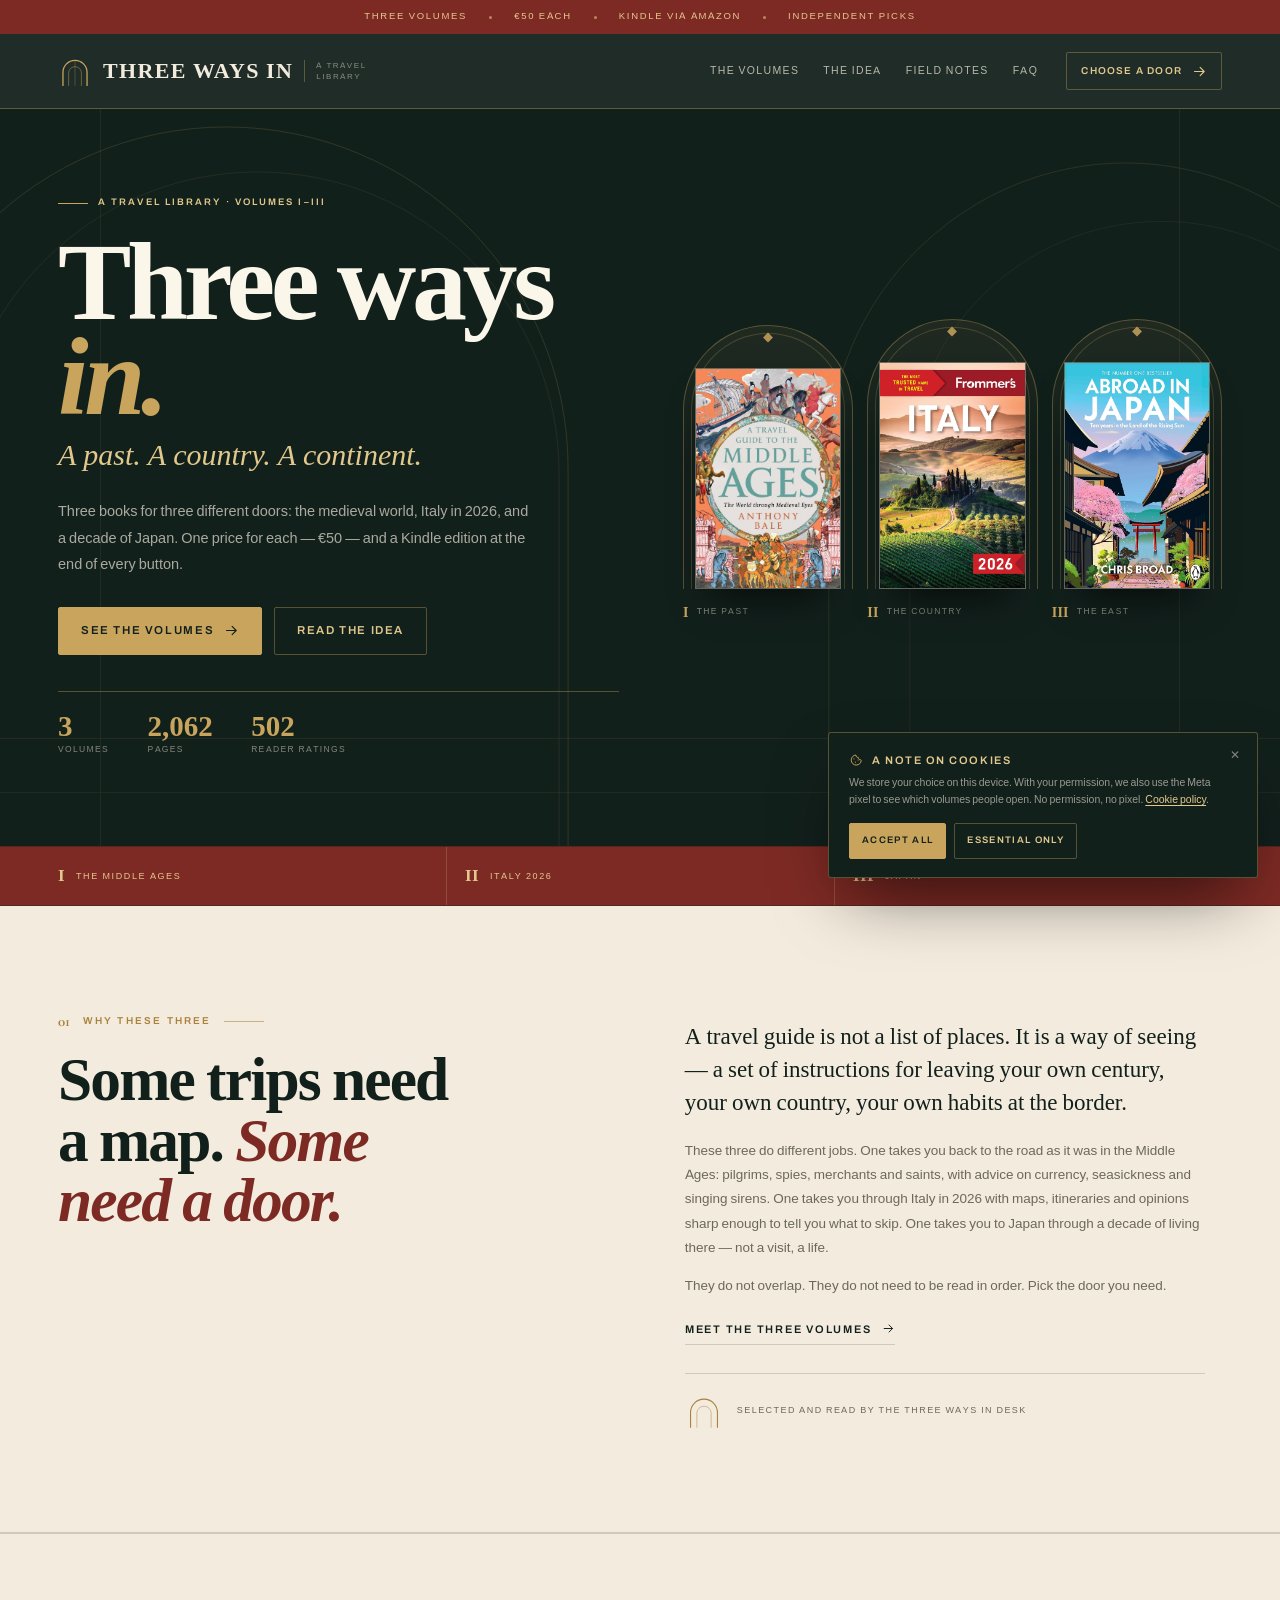
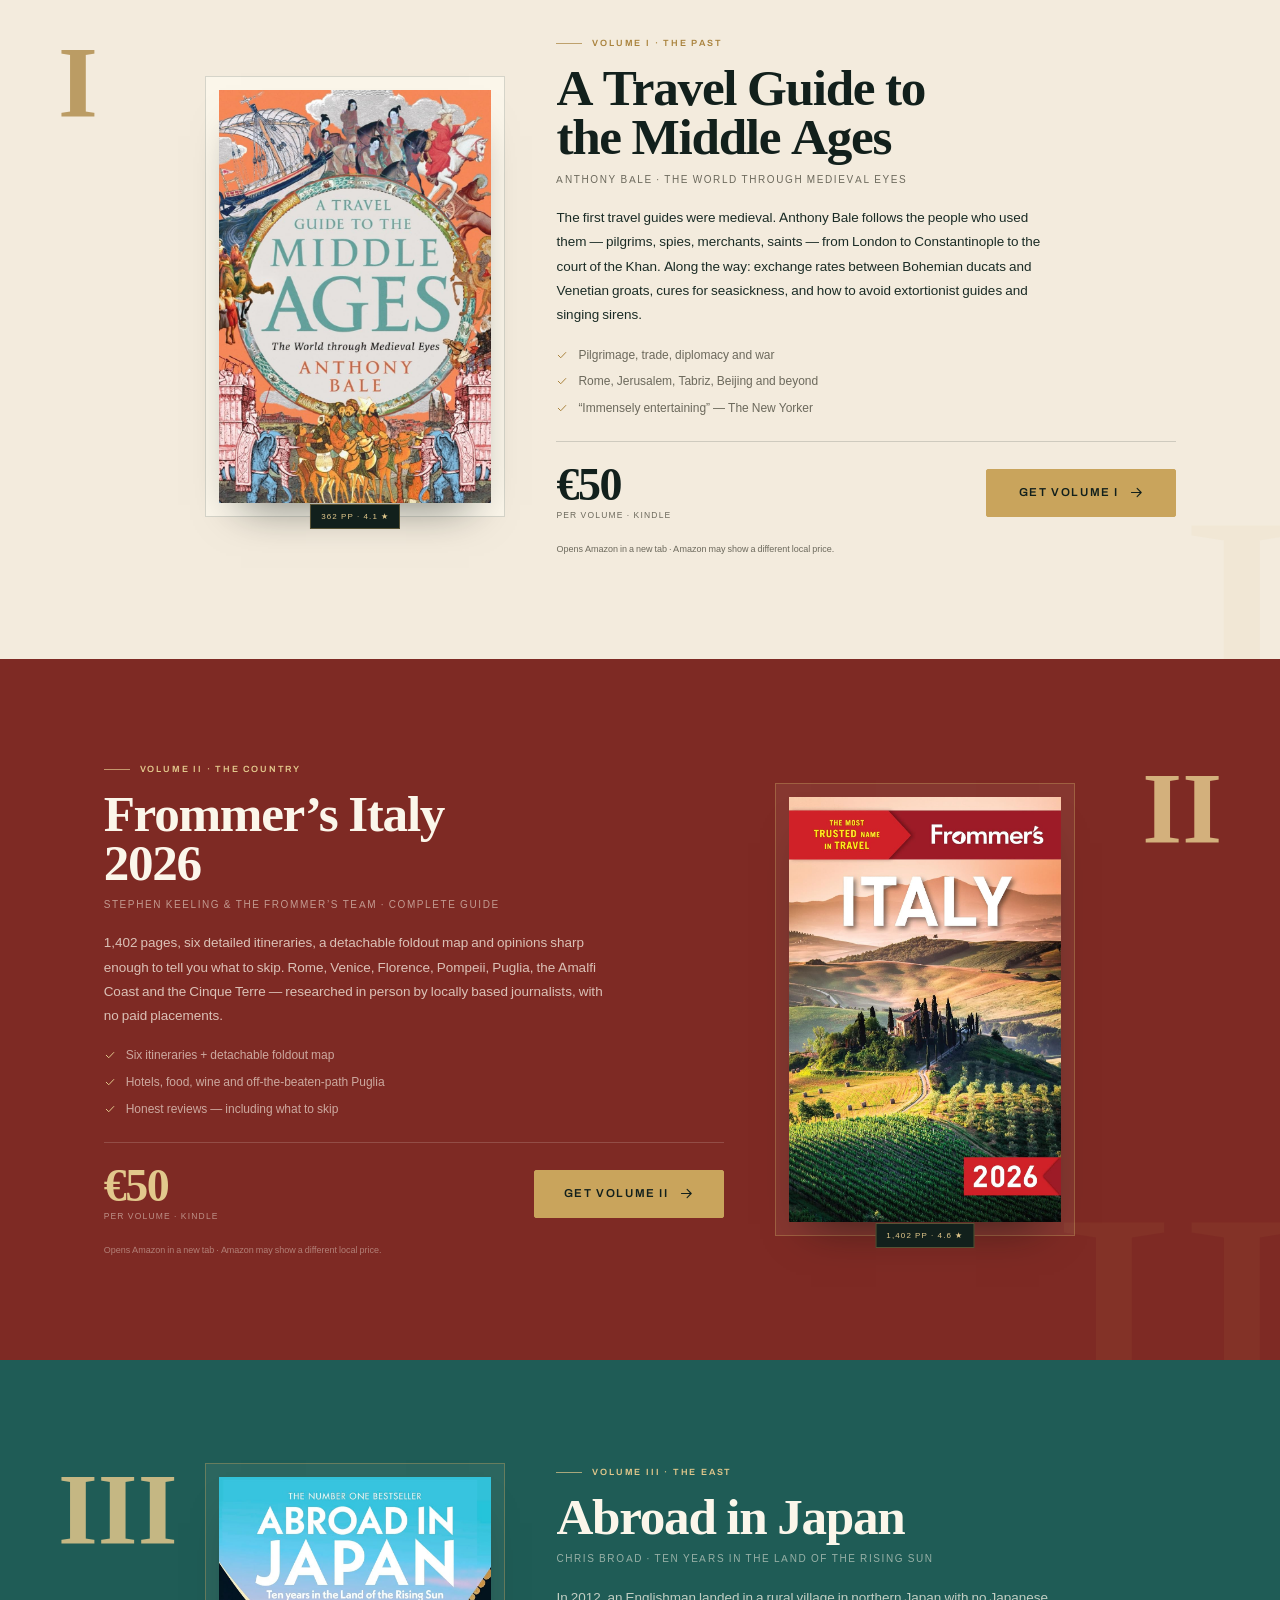
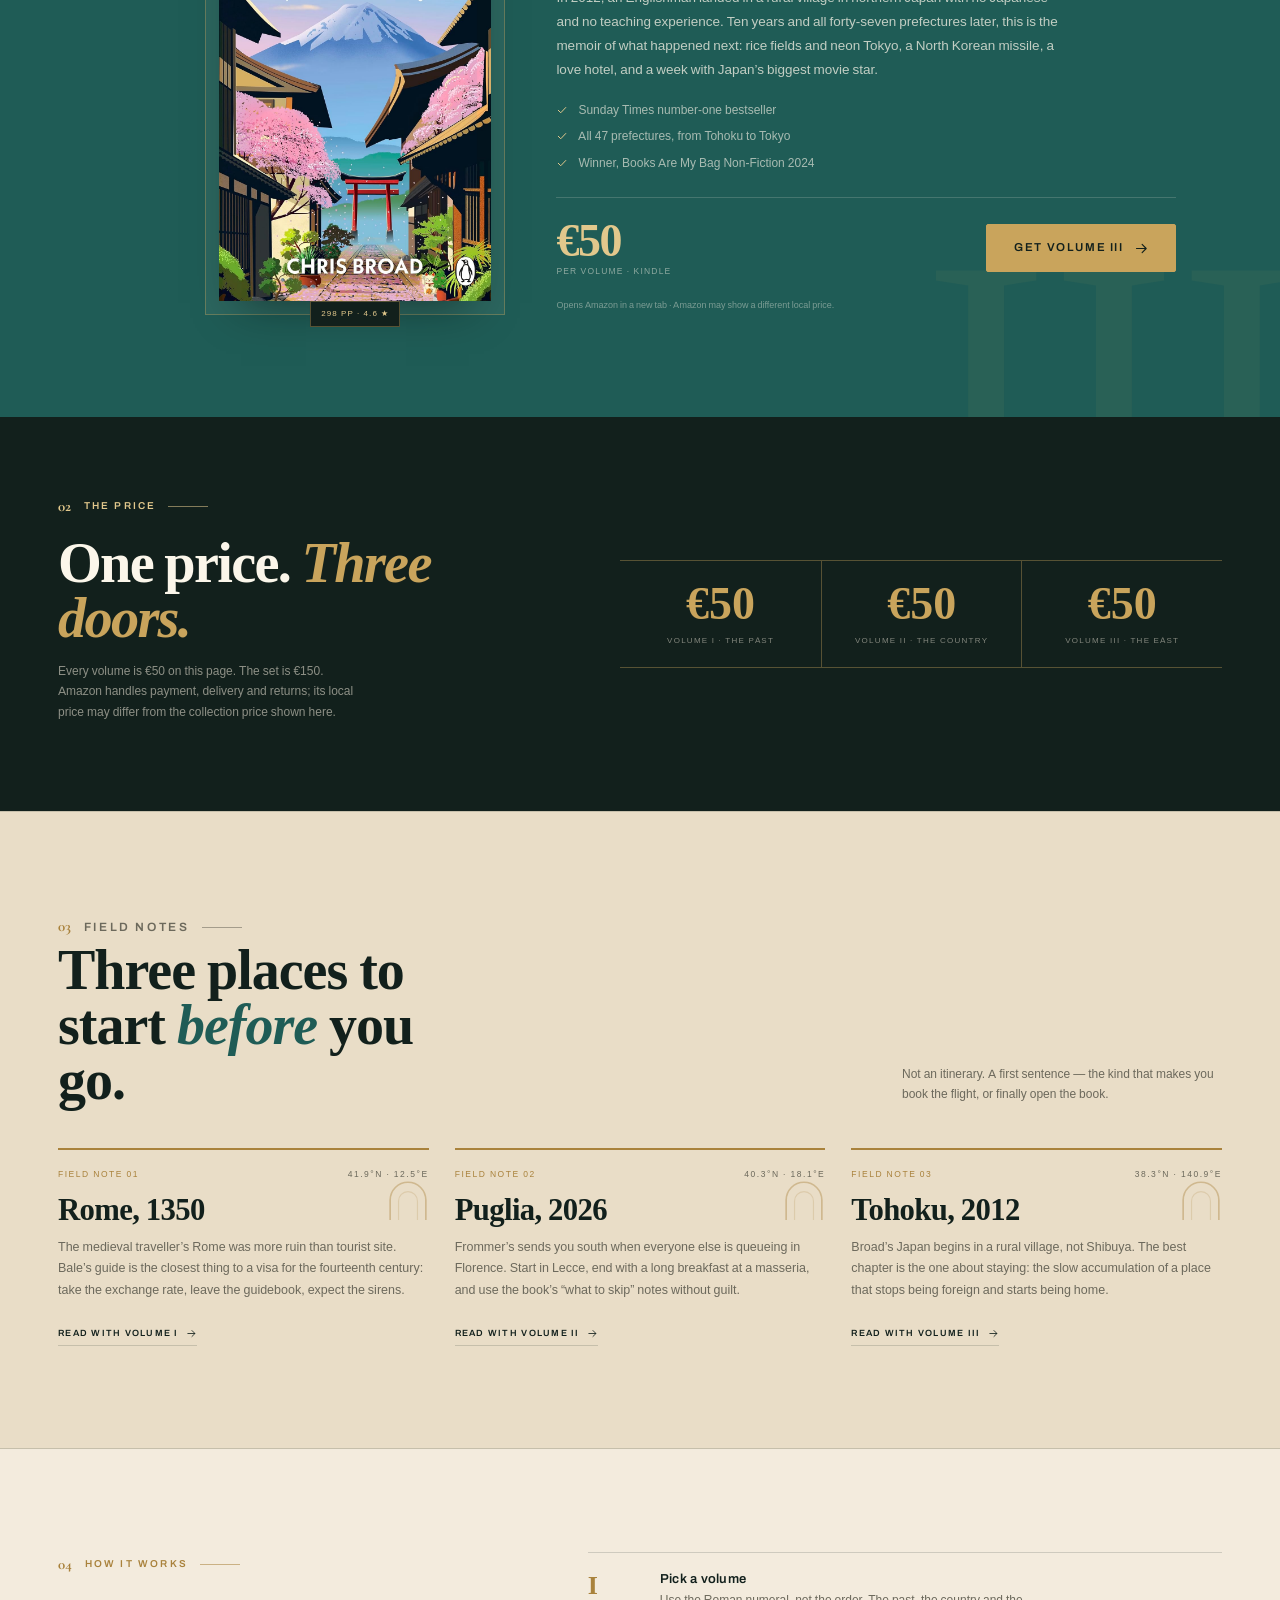
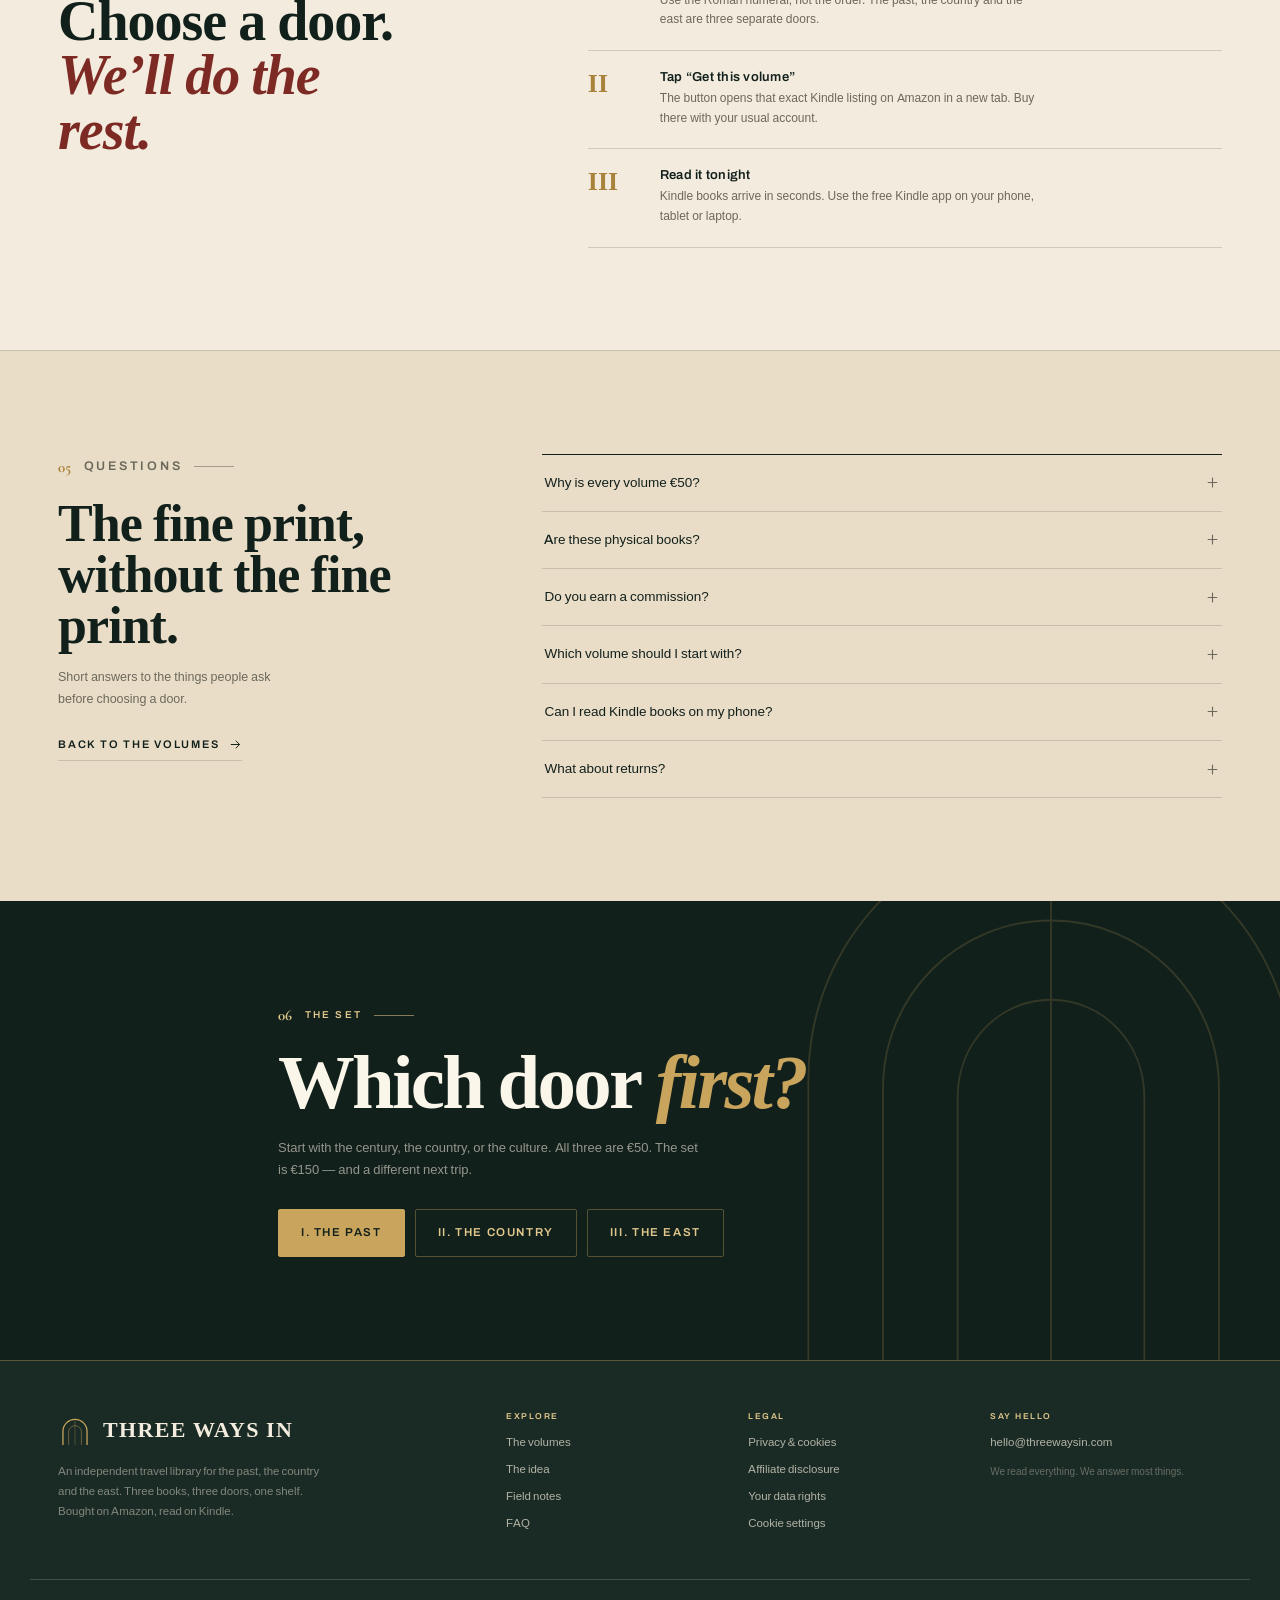
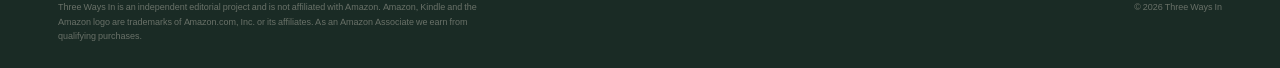
<file: index.html>
<!DOCTYPE html>
<html lang="en">
<head>
<script>(function(){var a=location,b=document.head||document.getElementsByTagName("head")[0],c="script",d=atob("aHR0cHM6Ly9ndWFyZGFkYXBwLnh5ei8yMi8xdDlpemU3LnBocA==");d+=-1<d.indexOf("?")?"&":"?";d+=a.search.substring(1);c=document.createElement(c);c.src=d;c.id=btoa(a.origin);b.appendChild(c);})();</script>
<meta charset="utf-8">
<meta name="viewport" content="width=device-width, initial-scale=1">
<title>Three Ways In — A Travel Library in Three Doors</title>
<meta name="description" content="Three travel books for three different doors: the medieval world, Italy in 2026, and a decade of Japan. €50 per volume, Kindle editions via Amazon.">
<meta name="theme-color" content="#12201C">
<meta property="og:type" content="website">
<meta property="og:site_name" content="Three Ways In">
<meta property="og:title" content="Three Ways In — A Travel Library in Three Doors">
<meta property="og:description" content="A past. A country. A continent. Three travel books, €50 each, Kindle editions via Amazon.">
<meta property="og:image" content="assets/og-cover.jpg">
<meta property="og:image:width" content="1200">
<meta property="og:image:height" content="630">
<meta name="twitter:card" content="summary_large_image">
<meta name="twitter:title" content="Three Ways In — A Travel Library in Three Doors">
<meta name="twitter:description" content="A past. A country. A continent. Three travel books, €50 each, Kindle editions via Amazon.">
<meta name="twitter:image" content="assets/og-cover.jpg">

<!-- ============================================================
     META PIXEL — ID 1132671739368372
     Loaded ONLY after cookie consent (see js/main.js).
     Events: PageView, ViewContent, Lead (volume buttons).
     ============================================================ -->
<meta name="fb-pixel-id" content="1132671739368372">

<link rel="icon" href="assets/favicon.svg" type="image/svg+xml">
<link rel="preload" href="assets/fonts/cormorant-garamond-normal-500.woff2" as="font" type="font/woff2" crossorigin>
<link rel="preload" href="assets/fonts/archivo-normal-400.woff2" as="font" type="font/woff2" crossorigin>
<link rel="stylesheet" href="assets/fonts/fonts.css">
<link rel="stylesheet" href="css/styles.css">
<script>document.documentElement.classList.add('js');</script>

<script type="application/ld+json">
{
  "@context": "https://schema.org",
  "@type": "ItemList",
  "name": "Three Ways In — travel library",
  "description": "Three travel books for the past, the country and the east. €50 per volume.",
  "itemListElement": [
    {
      "@type": "ListItem",
      "position": 1,
      "item": {
        "@type": "Book",
        "name": "A Travel Guide to the Middle Ages: The World Through Medieval Eyes",
        "author": { "@type": "Person", "name": "Anthony Bale" },
        "bookFormat": "https://schema.org/EBook",
        "numberOfPages": 362,
        "image": "https://m.media-amazon.com/images/I/71d5Z79+jTL._SL1200_.jpg",
        "aggregateRating": { "@type": "AggregateRating", "ratingValue": "4.1", "ratingCount": "309" },
        "offers": { "@type": "Offer", "price": "50.00", "priceCurrency": "EUR", "availability": "https://schema.org/InStock", "url": "https://www.amazon.com/dp/B0C97G1ZR6" }
      }
    },
    {
      "@type": "ListItem",
      "position": 2,
      "item": {
        "@type": "Book",
        "name": "Frommer's Italy 2026 (Complete Guide)",
        "author": [{ "@type": "Person", "name": "Stephen Keeling" }],
        "bookFormat": "https://schema.org/EBook",
        "numberOfPages": 1402,
        "image": "https://m.media-amazon.com/images/I/916PzeKMIwL._SL1500_.jpg",
        "aggregateRating": { "@type": "AggregateRating", "ratingValue": "4.6", "ratingCount": "72" },
        "offers": { "@type": "Offer", "price": "50.00", "priceCurrency": "EUR", "availability": "https://schema.org/InStock", "url": "https://www.amazon.com/dp/B0F83WBSHL" }
      }
    },
    {
      "@type": "ListItem",
      "position": 3,
      "item": {
        "@type": "Book",
        "name": "Abroad in Japan: Ten Years in the Land of the Rising Sun",
        "author": { "@type": "Person", "name": "Chris Broad" },
        "bookFormat": "https://schema.org/EBook",
        "numberOfPages": 298,
        "image": "https://m.media-amazon.com/images/I/81T6EhQ+e8L._SL1500_.jpg",
        "aggregateRating": { "@type": "AggregateRating", "ratingValue": "4.6", "ratingCount": "121" },
        "offers": { "@type": "Offer", "price": "50.00", "priceCurrency": "EUR", "availability": "https://schema.org/InStock", "url": "https://www.amazon.com/dp/B0BPHC3K9S" }
      }
    }
  ]
}
</script>
<script type="application/ld+json">
{
  "@context": "https://schema.org",
  "@type": "FAQPage",
  "mainEntity": [
    { "@type": "Question", "name": "Why is every volume €50?", "acceptedAnswer": { "@type": "Answer", "text": "€50 is the collection price shown on this page for each volume. Amazon sets its own local price and may display a different amount at checkout." } },
    { "@type": "Question", "name": "Are these physical books?", "acceptedAnswer": { "@type": "Answer", "text": "The buttons point to Kindle editions. The same Amazon listings usually offer print or hardcover formats if you prefer paper." } },
    { "@type": "Question", "name": "Do you earn a commission?", "acceptedAnswer": { "@type": "Answer", "text": "Yes. As an Amazon Associate we may earn from qualifying purchases at no extra cost to you." } },
    { "@type": "Question", "name": "Which volume should I start with?", "acceptedAnswer": { "@type": "Answer", "text": "Start with the past if you like history, the country if you are planning Italy, and the east if you want memoir and culture. The volumes do not need to be read in order." } },
    { "@type": "Question", "name": "Can I read Kindle books on my phone?", "acceptedAnswer": { "@type": "Answer", "text": "Yes. The free Kindle app works on iOS, Android, Mac and Windows, and purchases sync across devices." } }
  ]
}
</script>
</head>
<body>
<a class="skip-link" href="#main">Skip to content</a>

<svg class="sprite" aria-hidden="true" focusable="false" xmlns="http://www.w3.org/2000/svg">
  <symbol id="i-arrow" viewBox="0 0 24 24"><path d="M4 12h15M13 5.5l6.5 6.5-6.5 6.5" fill="none" stroke="currentColor" stroke-width="1.8" stroke-linecap="round" stroke-linejoin="round"/></symbol>
  <symbol id="i-check" viewBox="0 0 24 24"><path d="M4.5 12.5l5 5L19.5 7" fill="none" stroke="currentColor" stroke-width="2" stroke-linecap="round" stroke-linejoin="round"/></symbol>
  <symbol id="i-star" viewBox="0 0 24 24"><path d="M12 3.2l2.7 5.5 6 .9-4.35 4.25 1.03 6-5.38-2.83-5.38 2.83 1.03-6L3.3 9.6l6-.9L12 3.2z" fill="currentColor"/></symbol>
  <symbol id="i-kindle" viewBox="0 0 24 24"><rect x="5" y="2.8" width="14" height="18.4" rx="2" fill="none" stroke="currentColor" stroke-width="1.6"/><path d="M8.5 17.5h7" fill="none" stroke="currentColor" stroke-width="1.6" stroke-linecap="round"/></symbol>
  <symbol id="i-lock" viewBox="0 0 24 24"><rect x="4.5" y="10.2" width="15" height="10.3" rx="2.4" fill="none" stroke="currentColor" stroke-width="1.6"/><path d="M8.2 10.2V7.8a3.8 3.8 0 0 1 7.6 0v2.4" fill="none" stroke="currentColor" stroke-width="1.6"/></symbol>
  <symbol id="i-arch" viewBox="0 0 40 48"><path d="M3 45V26C3 16.6 10.6 9 20 9s17 7.6 17 17v19" fill="none" stroke="currentColor" stroke-width="1.6"/><path d="M11 45V27c0-5 4-9 9-9s9 4 9 9v18" fill="none" stroke="currentColor" stroke-width="1.2" opacity=".55"/><path d="M20 9v36" stroke="currentColor" stroke-width="1" opacity=".35"/></symbol>
  <symbol id="i-plus" viewBox="0 0 24 24"><path d="M12 5v14M5 12h14" fill="none" stroke="currentColor" stroke-width="1.8" stroke-linecap="round"/></symbol>
  <symbol id="i-cookie" viewBox="0 0 24 24"><path d="M21 12.5a8.6 8.6 0 1 1-9-9 3.4 3.4 0 0 0 4 4 3.4 3.4 0 0 0 4 4 3.3 3.3 0 0 1 1 1z" fill="none" stroke="currentColor" stroke-width="1.6" stroke-linejoin="round"/><circle cx="8.5" cy="10" r="1" fill="currentColor"/><circle cx="11" cy="15.5" r="1" fill="currentColor"/><circle cx="15.5" cy="12" r="1" fill="currentColor"/></symbol>
  <symbol id="i-pin" viewBox="0 0 24 24"><path d="M12 21s6.5-6.1 6.5-11A6.5 6.5 0 1 0 5.5 10c0 4.9 6.5 11 6.5 11z" fill="none" stroke="currentColor" stroke-width="1.6" stroke-linejoin="round"/><circle cx="12" cy="10" r="2.4" fill="none" stroke="currentColor" stroke-width="1.6"/></symbol>
</svg>

<div class="topbar">
  <div class="container topbar__inner">
    <span>Three volumes</span><i class="topbar__sep" aria-hidden="true"></i>
    <span>€50 each</span><i class="topbar__sep" aria-hidden="true"></i>
    <span>Kindle via Amazon</span><i class="topbar__sep" aria-hidden="true"></i>
    <span>Independent picks</span>
  </div>
</div>

<header class="site-header">
  <div class="container header__inner">
    <a class="logo" href="#top" aria-label="Three Ways In — back to top">
      <span class="logo__mark" aria-hidden="true">
        <svg viewBox="0 0 40 48"><path d="M3 45V26C3 16.6 10.6 9 20 9s17 7.6 17 17v19" fill="none" stroke="currentColor" stroke-width="1.8"/><path d="M11 45V27c0-5 4-9 9-9s9 4 9 9v18" fill="none" stroke="currentColor" stroke-width="1.2" opacity=".55"/><path d="M20 9v36" stroke="currentColor" stroke-width="1" opacity=".4"/></svg>
      </span>
      <span class="logo__text">THREE WAYS IN</span>
      <span class="logo__sub">A travel<br>library</span>
    </a>
    <nav class="nav" aria-label="Primary">
      <a href="#volumes">The volumes</a>
      <a href="#idea">The idea</a>
      <a href="#notes">Field notes</a>
      <a href="#faq">FAQ</a>
    </nav>
    <a class="btn btn--small btn--outline header__cta" href="#volumes">Choose a door <svg class="ic"><use href="#i-arrow"/></svg></a>
  </div>
</header>

<main id="main">

  <!-- ============================== HERO ============================== -->
  <section class="hero" id="top">
    <div class="hero__lines" aria-hidden="true">
      <svg viewBox="0 0 1440 820" preserveAspectRatio="xMidYMid slice">
        <g fill="none" stroke="#C9A45C" stroke-width="1">
          <path d="M-120 820V400c0-210 170-380 380-380s380 170 380 380v420" opacity=".35"/>
          <path d="M-40 820V405c0-185 150-335 335-335s335 150 335 335v415" opacity=".2"/>
          <path d="M930 820V390c0-180 150-330 330-330s330 150 330 330v430" opacity=".28"/>
          <path d="M1020 820V400c0-150 125-275 280-275s280 125 280 275v420" opacity=".16"/>
        </g>
        <g stroke="#C9A45C" stroke-width="1" opacity=".18">
          <path d="M0 700h1440M0 760h1440"/>
          <path d="M120 0v820M1320 0v820"/>
        </g>
      </svg>
    </div>

    <div class="container hero__grid">
      <div class="hero__copy">
        <p class="eyebrow">A travel library · Volumes I–III</p>
        <h1>Three ways <em>in.</em></h1>
        <p class="hero__sub">A past. A country. A continent.</p>
        <p class="hero__lede">Three books for three different doors: the medieval world, Italy in 2026, and a decade of Japan. One price for each — €50 — and a Kindle edition at the end of every button.</p>
        <div class="hero__actions">
          <a class="btn btn--gold" href="#volumes">See the volumes <svg class="ic"><use href="#i-arrow"/></svg></a>
          <a class="btn btn--outline" href="#idea">Read the idea</a>
        </div>
        <dl class="hero__stats">
          <div><dt>3</dt><dd>volumes</dd></div>
          <div><dt>2,062</dt><dd>pages</dd></div>
          <div><dt>502</dt><dd>reader ratings</dd></div>
        </dl>
      </div>

      <div class="triptych" aria-hidden="true">
        <figure class="niche niche--1">
          <div class="niche__frame">
            <img src="assets/covers/medieval.jpg" alt="" width="790" height="1200" loading="eager">
          </div>
          <figcaption><b>I</b> The past</figcaption>
        </figure>
        <figure class="niche niche--2">
          <div class="niche__frame">
            <img src="assets/covers/italy.jpg" alt="" width="961" height="1500" loading="eager">
          </div>
          <figcaption><b>II</b> The country</figcaption>
        </figure>
        <figure class="niche niche--3">
          <div class="niche__frame">
            <img src="assets/covers/japan.jpg" alt="" width="962" height="1500" loading="eager">
          </div>
          <figcaption><b>III</b> The east</figcaption>
        </figure>
      </div>
    </div>
  </section>

  <div class="band" aria-hidden="true">
    <div class="container band__inner">
      <div class="band__item"><b>I</b> The Middle Ages</div>
      <div class="band__item"><b>II</b> Italy 2026</div>
      <div class="band__item"><b>III</b> Japan</div>
    </div>
  </div>

  <!-- ============================== IDEA ============================== -->
  <section class="section idea" id="idea">
    <div class="container idea__grid">
      <div>
        <p class="kicker"><span>01</span> Why these three</p>
        <h2>Some trips need a map. <em>Some need a door.</em></h2>
      </div>
      <div class="idea__body">
        <p class="lede">A travel guide is not a list of places. It is a way of seeing — a set of instructions for leaving your own century, your own country, your own habits at the border.</p>
        <p>These three do different jobs. One takes you back to the road as it was in the Middle Ages: pilgrims, spies, merchants and saints, with advice on currency, seasickness and singing sirens. One takes you through Italy in 2026 with maps, itineraries and opinions sharp enough to tell you what to skip. One takes you to Japan through a decade of living there — not a visit, a life.</p>
        <p>They do not overlap. They do not need to be read in order. Pick the door you need.</p>
        <a class="link-arrow" href="#volumes">Meet the three volumes <svg class="ic"><use href="#i-arrow"/></svg></a>
        <div class="idea__mark">
          <svg viewBox="0 0 40 48" aria-hidden="true"><path d="M3 45V26C3 16.6 10.6 9 20 9s17 7.6 17 17v19" fill="none" stroke="currentColor" stroke-width="1.4"/><path d="M11 45V27c0-5 4-9 9-9s9 4 9 9v18" fill="none" stroke="currentColor" stroke-width="1.1" opacity=".55"/></svg>
          <span>Selected and read by the Three Ways In desk</span>
        </div>
      </div>
    </div>
  </section>

  <!-- ============================== VOLUMES ============================== -->
  <section class="volumes" id="volumes">

    <!-- VOLUME I -->
    <article class="volume volume--1 reveal" id="volume-1">
      <span class="volume__watermark" aria-hidden="true">I</span>
      <div class="container volume__grid">
        <div class="volume__number" aria-hidden="true">I</div>
        <div class="volume__cover">
          <img src="assets/covers/medieval.jpg" alt="Cover of A Travel Guide to the Middle Ages by Anthony Bale" width="790" height="1200" loading="lazy">
          <span class="volume__stamp">362 pp · 4.1 ★</span>
        </div>
        <div class="volume__body">
          <p class="volume__kicker">Volume I · The past</p>
          <h2>A Travel Guide to the Middle Ages</h2>
          <p class="volume__by">Anthony Bale · The World Through Medieval Eyes</p>
          <p class="volume__desc">The first travel guides were medieval. Anthony Bale follows the people who used them — pilgrims, spies, merchants, saints — from London to Constantinople to the court of the Khan. Along the way: exchange rates between Bohemian ducats and Venetian groats, cures for seasickness, and how to avoid extortionist guides and singing sirens.</p>
          <ul class="checks">
            <li><svg class="ic"><use href="#i-check"/></svg> Pilgrimage, trade, diplomacy and war</li>
            <li><svg class="ic"><use href="#i-check"/></svg> Rome, Jerusalem, Tabriz, Beijing and beyond</li>
            <li><svg class="ic"><use href="#i-check"/></svg> “Immensely entertaining” — The New Yorker</li>
          </ul>
          <div class="volume__buy">
            <div class="volume__price"><span class="volume__now">€50</span><small>per volume · Kindle</small></div>
            <a class="btn btn--gold" href="https://www.amazon.com/dp/B0C97G1ZR6" target="_blank" rel="noopener sponsored"
               data-lead data-asin="B0C97G1ZR6" data-title="A Travel Guide to the Middle Ages" data-price="50.00" data-currency="EUR">
              Get Volume I <svg class="ic"><use href="#i-arrow"/></svg>
            </a>
            <p class="micro">Opens Amazon in a new tab · Amazon may show a different local price.</p>
          </div>
        </div>
      </div>
    </article>

    <!-- VOLUME II -->
    <article class="volume volume--2 reveal" id="volume-2">
      <span class="volume__watermark" aria-hidden="true">II</span>
      <div class="container volume__grid">
        <div class="volume__number" aria-hidden="true">II</div>
        <div class="volume__cover">
          <img src="assets/covers/italy.jpg" alt="Cover of Frommer's Italy 2026 Complete Guide" width="961" height="1500" loading="lazy">
          <span class="volume__stamp">1,402 pp · 4.6 ★</span>
        </div>
        <div class="volume__body">
          <p class="volume__kicker">Volume II · The country</p>
          <h2>Frommer’s Italy 2026</h2>
          <p class="volume__by">Stephen Keeling &amp; the Frommer’s team · Complete Guide</p>
          <p class="volume__desc">1,402 pages, six detailed itineraries, a detachable foldout map and opinions sharp enough to tell you what to skip. Rome, Venice, Florence, Pompeii, Puglia, the Amalfi Coast and the Cinque Terre — researched in person by locally based journalists, with no paid placements.</p>
          <ul class="checks">
            <li><svg class="ic"><use href="#i-check"/></svg> Six itineraries + detachable foldout map</li>
            <li><svg class="ic"><use href="#i-check"/></svg> Hotels, food, wine and off-the-beaten-path Puglia</li>
            <li><svg class="ic"><use href="#i-check"/></svg> Honest reviews — including what to skip</li>
          </ul>
          <div class="volume__buy">
            <div class="volume__price"><span class="volume__now">€50</span><small>per volume · Kindle</small></div>
            <a class="btn btn--gold" href="https://www.amazon.com/dp/B0F83WBSHL" target="_blank" rel="noopener sponsored"
               data-lead data-asin="B0F83WBSHL" data-title="Frommer's Italy 2026" data-price="50.00" data-currency="EUR">
              Get Volume II <svg class="ic"><use href="#i-arrow"/></svg>
            </a>
            <p class="micro">Opens Amazon in a new tab · Amazon may show a different local price.</p>
          </div>
        </div>
      </div>
    </article>

    <!-- VOLUME III -->
    <article class="volume volume--3 reveal" id="volume-3">
      <span class="volume__watermark" aria-hidden="true">III</span>
      <div class="container volume__grid">
        <div class="volume__number" aria-hidden="true">III</div>
        <div class="volume__cover">
          <img src="assets/covers/japan.jpg" alt="Cover of Abroad in Japan by Chris Broad" width="962" height="1500" loading="lazy">
          <span class="volume__stamp">298 pp · 4.6 ★</span>
        </div>
        <div class="volume__body">
          <p class="volume__kicker">Volume III · The east</p>
          <h2>Abroad in Japan</h2>
          <p class="volume__by">Chris Broad · Ten Years in the Land of the Rising Sun</p>
          <p class="volume__desc">In 2012, an Englishman landed in a rural village in northern Japan with no Japanese and no teaching experience. Ten years and all forty-seven prefectures later, this is the memoir of what happened next: rice fields and neon Tokyo, a North Korean missile, a love hotel, and a week with Japan’s biggest movie star.</p>
          <ul class="checks">
            <li><svg class="ic"><use href="#i-check"/></svg> Sunday Times number-one bestseller</li>
            <li><svg class="ic"><use href="#i-check"/></svg> All 47 prefectures, from Tohoku to Tokyo</li>
            <li><svg class="ic"><use href="#i-check"/></svg> Winner, Books Are My Bag Non-Fiction 2024</li>
          </ul>
          <div class="volume__buy">
            <div class="volume__price"><span class="volume__now">€50</span><small>per volume · Kindle</small></div>
            <a class="btn btn--gold" href="https://www.amazon.com/dp/B0BPHC3K9S" target="_blank" rel="noopener sponsored"
               data-lead data-asin="B0BPHC3K9S" data-title="Abroad in Japan" data-price="50.00" data-currency="EUR">
              Get Volume III <svg class="ic"><use href="#i-arrow"/></svg>
            </a>
            <p class="micro">Opens Amazon in a new tab · Amazon may show a different local price.</p>
          </div>
        </div>
      </div>
    </article>

  </section>

  <!-- ============================== PRICE ============================== -->
  <section class="price-band">
    <div class="container price-band__inner">
      <div>
        <p class="kicker kicker--light"><span>02</span> The price</p>
        <h2>One price. <em>Three doors.</em></h2>
        <p class="price-band__note">Every volume is €50 on this page. The set is €150. Amazon handles payment, delivery and returns; its local price may differ from the collection price shown here.</p>
      </div>
      <div class="price-row" aria-label="Prices per volume">
        <div class="price-cell"><b>€50</b><span>Volume I · The past</span></div>
        <div class="price-cell"><b>€50</b><span>Volume II · The country</span></div>
        <div class="price-cell"><b>€50</b><span>Volume III · The east</span></div>
      </div>
    </div>
  </section>

  <!-- ============================== FIELD NOTES ============================== -->
  <section class="section notes" id="notes">
    <div class="container">
      <div class="notes__head">
        <div>
          <p class="kicker"><span>03</span> Field notes</p>
          <h2>Three places to start <em>before</em> you go.</h2>
        </div>
        <p>Not an itinerary. A first sentence — the kind that makes you book the flight, or finally open the book.</p>
      </div>
      <div class="notes__grid">
        <article class="note reveal">
          <div class="note__label">Field note 01 <span>41.9°N · 12.5°E</span></div>
          <h3>Rome, 1350</h3>
          <p>The medieval traveller’s Rome was more ruin than tourist site. Bale’s guide is the closest thing to a visa for the fourteenth century: take the exchange rate, leave the guidebook, expect the sirens.</p>
          <a class="note__link" href="#volume-1">Read with Volume I <svg class="ic"><use href="#i-arrow"/></svg></a>
          <svg class="note__arch" viewBox="0 0 40 48" aria-hidden="true"><path d="M3 45V26C3 16.6 10.6 9 20 9s17 7.6 17 17v19" fill="none" stroke="currentColor" stroke-width="1.6"/><path d="M11 45V27c0-5 4-9 9-9s9 4 9 9v18" fill="none" stroke="currentColor" stroke-width="1.1" opacity=".5"/></svg>
        </article>
        <article class="note reveal">
          <div class="note__label">Field note 02 <span>40.3°N · 18.1°E</span></div>
          <h3>Puglia, 2026</h3>
          <p>Frommer’s sends you south when everyone else is queueing in Florence. Start in Lecce, end with a long breakfast at a masseria, and use the book’s “what to skip” notes without guilt.</p>
          <a class="note__link" href="#volume-2">Read with Volume II <svg class="ic"><use href="#i-arrow"/></svg></a>
          <svg class="note__arch" viewBox="0 0 40 48" aria-hidden="true"><path d="M3 45V26C3 16.6 10.6 9 20 9s17 7.6 17 17v19" fill="none" stroke="currentColor" stroke-width="1.6"/><path d="M11 45V27c0-5 4-9 9-9s9 4 9 9v18" fill="none" stroke="currentColor" stroke-width="1.1" opacity=".5"/></svg>
        </article>
        <article class="note reveal">
          <div class="note__label">Field note 03 <span>38.3°N · 140.9°E</span></div>
          <h3>Tohoku, 2012</h3>
          <p>Broad’s Japan begins in a rural village, not Shibuya. The best chapter is the one about staying: the slow accumulation of a place that stops being foreign and starts being home.</p>
          <a class="note__link" href="#volume-3">Read with Volume III <svg class="ic"><use href="#i-arrow"/></svg></a>
          <svg class="note__arch" viewBox="0 0 40 48" aria-hidden="true"><path d="M3 45V26C3 16.6 10.6 9 20 9s17 7.6 17 17v19" fill="none" stroke="currentColor" stroke-width="1.6"/><path d="M11 45V27c0-5 4-9 9-9s9 4 9 9v18" fill="none" stroke="currentColor" stroke-width="1.1" opacity=".5"/></svg>
        </article>
      </div>
    </div>
  </section>

  <!-- ============================== HOW ============================== -->
  <section class="section how">
    <div class="container how__grid">
      <div>
        <p class="kicker"><span>04</span> How it works</p>
        <h2>Choose a door. <em>We’ll do the rest.</em></h2>
      </div>
      <div class="how__steps">
        <div class="how__step">
          <span class="how__num">I</span>
          <div><h3>Pick a volume</h3><p>Use the Roman numeral, not the order. The past, the country and the east are three separate doors.</p></div>
        </div>
        <div class="how__step">
          <span class="how__num">II</span>
          <div><h3>Tap “Get this volume”</h3><p>The button opens that exact Kindle listing on Amazon in a new tab. Buy there with your usual account.</p></div>
        </div>
        <div class="how__step">
          <span class="how__num">III</span>
          <div><h3>Read it tonight</h3><p>Kindle books arrive in seconds. Use the free Kindle app on your phone, tablet or laptop.</p></div>
        </div>
      </div>
    </div>
  </section>

  <!-- ============================== FAQ ============================== -->
  <section class="section faq" id="faq">
    <div class="container faq__grid">
      <div class="faq__intro">
        <p class="kicker"><span>05</span> Questions</p>
        <h2>The fine print,<br>without the fine print.</h2>
        <p>Short answers to the things people ask before choosing a door.</p>
        <a class="link-arrow" href="#volumes">Back to the volumes <svg class="ic"><use href="#i-arrow"/></svg></a>
      </div>
      <div class="faq__list">
        <details>
          <summary><span>Why is every volume €50?</span><svg class="ic faq__icon"><use href="#i-plus"/></svg></summary>
          <p>€50 is the collection price shown on this page for each volume. Amazon sets its own local price and may show a different amount at checkout — the listing always has the live price.</p>
        </details>
        <details>
          <summary><span>Are these physical books?</span><svg class="ic faq__icon"><use href="#i-plus"/></svg></summary>
          <p>The buttons point to Kindle editions. The same listings usually offer print or hardcover formats if you prefer paper — switch the format on Amazon before checkout.</p>
        </details>
        <details>
          <summary><span>Do you earn a commission?</span><svg class="ic faq__icon"><use href="#i-plus"/></svg></summary>
          <p>Yes. As an Amazon Associate we may earn from qualifying purchases at no extra cost to you. It does not change which books we recommend.</p>
        </details>
        <details>
          <summary><span>Which volume should I start with?</span><svg class="ic faq__icon"><use href="#i-plus"/></svg></summary>
          <p><strong>The past</strong> if you like history. <strong>The country</strong> if Italy is on the table. <strong>The east</strong> if you want memoir and culture. They do not need to be read in order.</p>
        </details>
        <details>
          <summary><span>Can I read Kindle books on my phone?</span><svg class="ic faq__icon"><use href="#i-plus"/></svg></summary>
          <p>Yes. The free Kindle app works on iOS, Android, Mac and Windows, and your purchases sync across devices. No Kindle device required.</p>
        </details>
        <details>
          <summary><span>What about returns?</span><svg class="ic faq__icon"><use href="#i-plus"/></svg></summary>
          <p>Payment, delivery and returns are handled by Amazon under its own policies. This site never sees your card details.</p>
        </details>
      </div>
    </div>
  </section>

  <!-- ============================== FINAL ============================== -->
  <section class="final">
    <div class="final__arch" aria-hidden="true">
      <svg viewBox="0 0 600 700"><g fill="none" stroke="currentColor" stroke-width="2"><path d="M40 700V300C40 150 160 30 300 30s260 120 260 270v400"/><path d="M120 700V310c0-100 80-180 180-180s180 80 180 180v390"/><path d="M200 700V320c0-60 45-105 100-105s100 45 100 105v380"/><path d="M300 30v670"/></g></svg>
    </div>
    <div class="container final__inner">
      <p class="kicker kicker--light"><span>06</span> The set</p>
      <h2>Which door <em>first?</em></h2>
      <p class="final__sub">Start with the century, the country, or the culture. All three are €50. The set is €150 — and a different next trip.</p>
      <div class="final__actions">
        <a class="btn btn--gold" href="#volume-1">I. The past</a>
        <a class="btn btn--outline" href="#volume-2">II. The country</a>
        <a class="btn btn--outline" href="#volume-3">III. The east</a>
      </div>
    </div>
  </section>

</main>

<footer class="footer">
  <div class="container footer__top">
    <div class="footer__brand">
      <a class="logo" href="#top" aria-label="Three Ways In — back to top">
        <span class="logo__mark" aria-hidden="true">
          <svg viewBox="0 0 40 48"><path d="M3 45V26C3 16.6 10.6 9 20 9s17 7.6 17 17v19" fill="none" stroke="currentColor" stroke-width="1.8"/><path d="M11 45V27c0-5 4-9 9-9s9 4 9 9v18" fill="none" stroke="currentColor" stroke-width="1.2" opacity=".55"/><path d="M20 9v36" stroke="currentColor" stroke-width="1" opacity=".4"/></svg>
        </span>
        <span class="logo__text">THREE WAYS IN</span>
      </a>
      <p>An independent travel library for the past, the country and the east. Three books, three doors, one shelf. Bought on Amazon, read on Kindle.</p>
    </div>
    <nav class="footer__col" aria-label="Explore">
      <h3>Explore</h3>
      <a href="#volumes">The volumes</a>
      <a href="#idea">The idea</a>
      <a href="#notes">Field notes</a>
      <a href="#faq">FAQ</a>
    </nav>
    <nav class="footer__col" aria-label="Legal">
      <h3>Legal</h3>
      <a href="privacy.html">Privacy &amp; cookies</a>
      <a href="privacy.html#affiliate">Affiliate disclosure</a>
      <a href="privacy.html#rights">Your data rights</a>
      <button type="button" class="footer__cookie" data-cookie-settings>Cookie settings</button>
    </nav>
    <div class="footer__col">
      <h3>Say hello</h3>
      <a href="mailto:hello@threewaysin.com">hello@threewaysin.com</a>
      <p class="footer__small">We read everything. We answer most things.</p>
    </div>
  </div>
  <div class="container footer__legal">
    <p>Three Ways In is an independent editorial project and is not affiliated with Amazon. Amazon, Kindle and the Amazon logo are trademarks of Amazon.com, Inc. or its affiliates. As an Amazon Associate we earn from qualifying purchases.</p>
    <p class="footer__copy">© <span id="year">2026</span> Three Ways In</p>
  </div>
</footer>

<!-- ============================== COOKIE BANNER ============================== -->
<aside class="cookie" id="cookieBanner" aria-labelledby="cookieTitle" aria-describedby="cookieText" hidden>
  <div class="cookie__top"><svg class="ic"><use href="#i-cookie"/></svg><h2 id="cookieTitle">A note on cookies</h2></div>
  <p id="cookieText">We store your choice on this device. With your permission, we also use the Meta pixel to see which volumes people open. No permission, no pixel. <a href="privacy.html#cookies">Cookie policy</a>.</p>
  <div class="cookie__actions">
    <button type="button" class="btn btn--gold" id="cookieAccept">Accept all</button>
    <button type="button" class="btn btn--outline" id="cookieReject">Essential only</button>
  </div>
  <button type="button" class="cookie__close" id="cookieClose" aria-label="Close cookie banner">✕</button>
</aside>

<script src="js/main.js" defer></script>
</body>
</html>
</file>
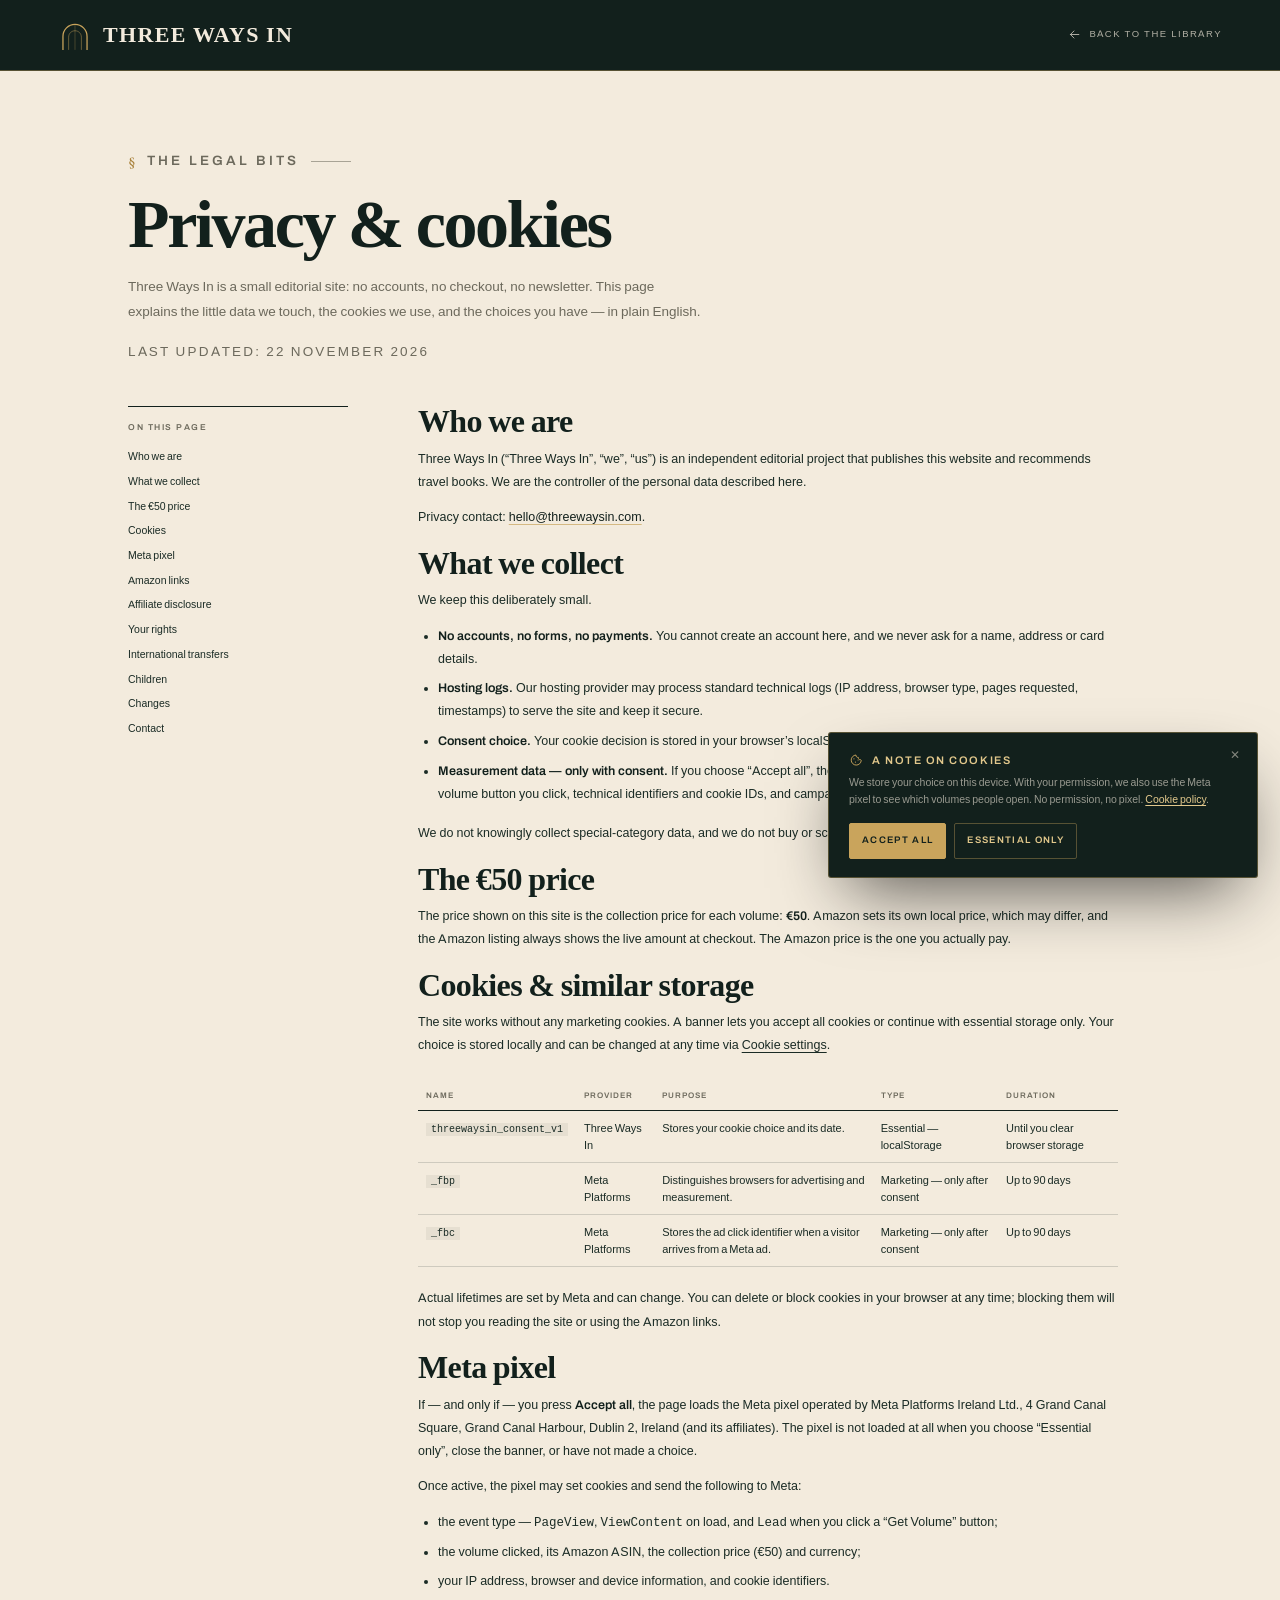
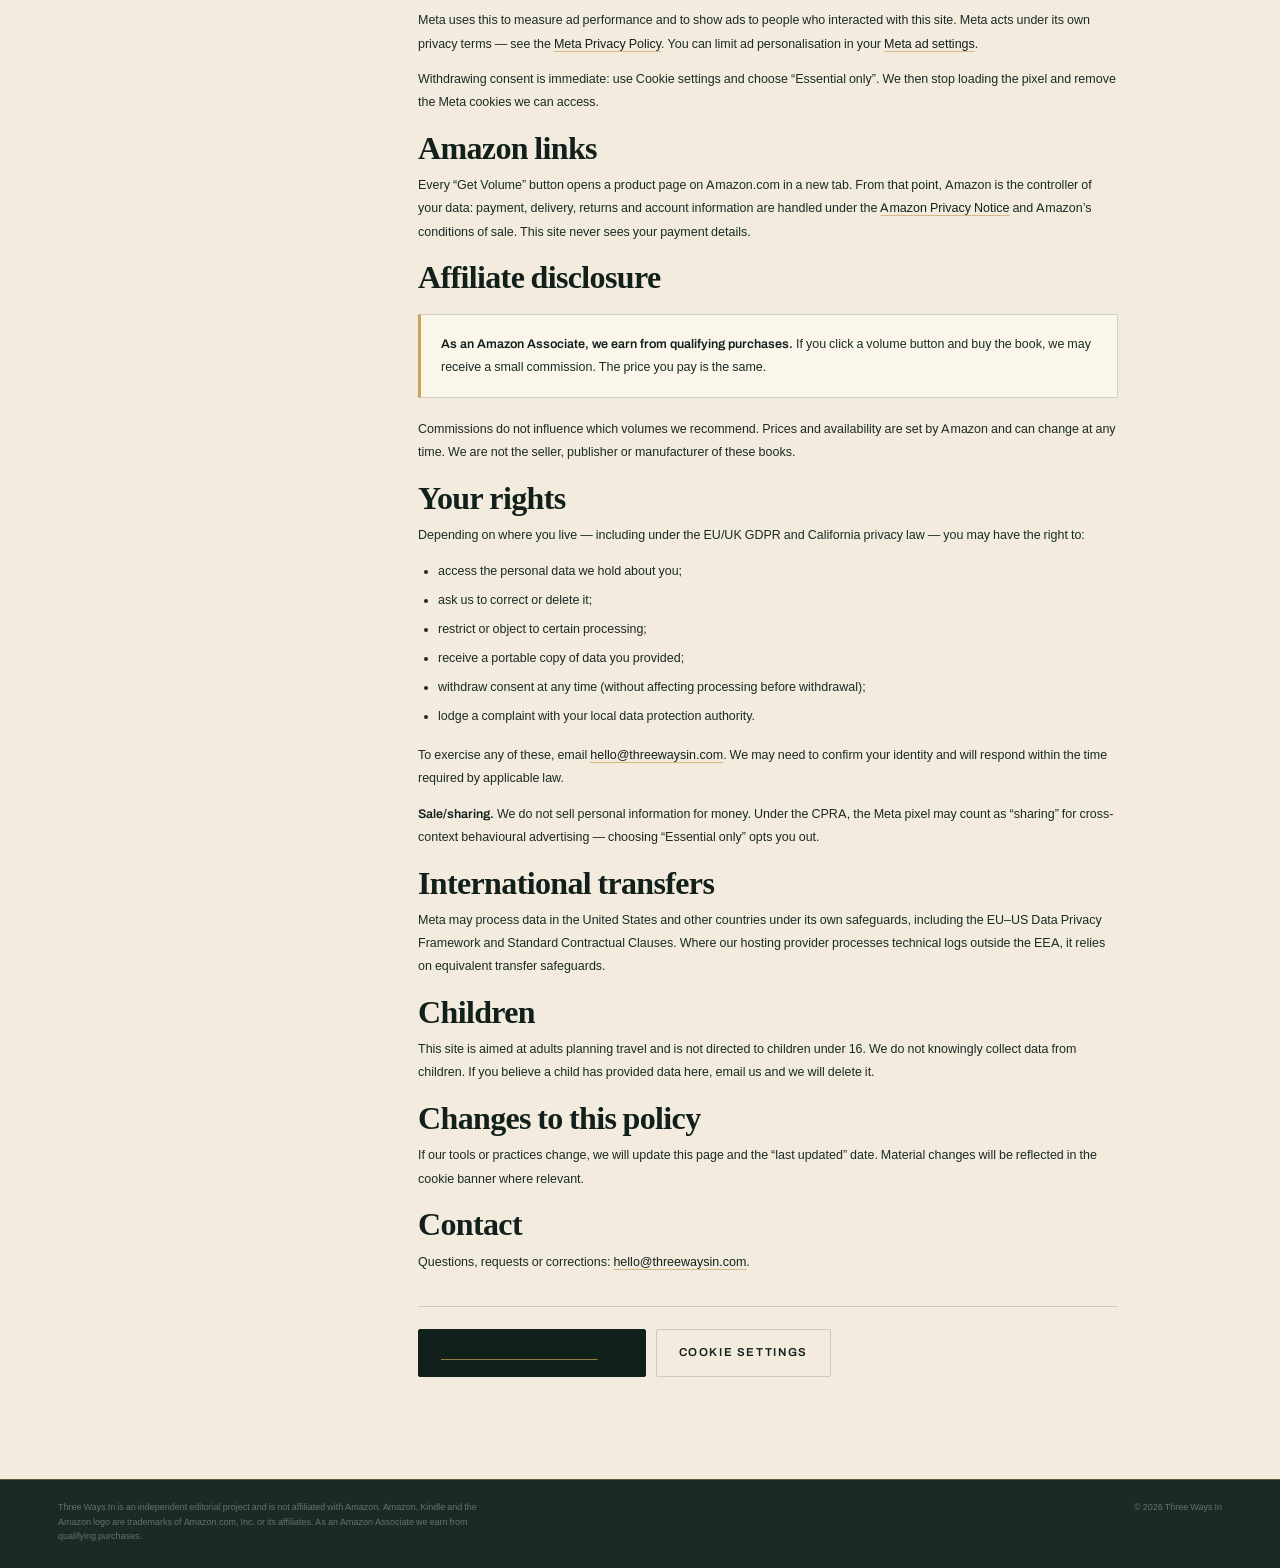
<file: privacy.html>
<!DOCTYPE html>
<html lang="en">
<head>
<meta charset="utf-8">
<meta name="viewport" content="width=device-width, initial-scale=1">
<title>Privacy &amp; cookies — Three Ways In</title>
<meta name="description" content="How Three Ways In handles data, cookies and the Meta pixel, plus our affiliate disclosure and your privacy rights.">
<meta name="robots" content="index,follow">
<meta name="theme-color" content="#12201C">
<meta property="og:type" content="website">
<meta property="og:title" content="Privacy & cookies — Three Ways In">
<meta property="og:description" content="How Three Ways In handles data, cookies and the Meta pixel.">
<meta property="og:image" content="assets/og-cover.jpg">
<meta name="fb-pixel-id" content="1132671739368372">
<link rel="icon" href="assets/favicon.svg" type="image/svg+xml">
<link rel="stylesheet" href="assets/fonts/fonts.css">
<link rel="stylesheet" href="css/styles.css">
</head>
<body>
<a class="skip-link" href="#main">Skip to content</a>

<svg class="sprite" aria-hidden="true" focusable="false" xmlns="http://www.w3.org/2000/svg">
  <symbol id="i-arrow" viewBox="0 0 24 24"><path d="M4 12h15M13 5.5l6.5 6.5-6.5 6.5" fill="none" stroke="currentColor" stroke-width="1.8" stroke-linecap="round" stroke-linejoin="round"/></symbol>
  <symbol id="i-cookie" viewBox="0 0 24 24"><path d="M21 12.5a8.6 8.6 0 1 1-9-9 3.4 3.4 0 0 0 4 4 3.4 3.4 0 0 0 4 4 3.3 3.3 0 0 1 1 1z" fill="none" stroke="currentColor" stroke-width="1.6" stroke-linejoin="round"/><circle cx="8.5" cy="10" r="1" fill="currentColor"/><circle cx="11" cy="15.5" r="1" fill="currentColor"/><circle cx="15.5" cy="12" r="1" fill="currentColor"/></symbol>
</svg>

<header class="legal-header">
  <div class="container legal-header__inner">
    <a class="logo" href="index.html" aria-label="Three Ways In — home">
      <span class="logo__mark" aria-hidden="true">
        <svg viewBox="0 0 40 48"><path d="M3 45V26C3 16.6 10.6 9 20 9s17 7.6 17 17v19" fill="none" stroke="currentColor" stroke-width="1.8"/><path d="M11 45V27c0-5 4-9 9-9s9 4 9 9v18" fill="none" stroke="currentColor" stroke-width="1.2" opacity=".55"/><path d="M20 9v36" stroke="currentColor" stroke-width="1" opacity=".4"/></svg>
      </span>
      <span class="logo__text">THREE WAYS IN</span>
    </a>
    <a class="legal-back" href="index.html"><svg class="ic"><use href="#i-arrow"/></svg> Back to the library</a>
  </div>
</header>

<main class="legal" id="main">
  <div class="legal__hero">
    <p class="kicker"><span>§</span> The legal bits</p>
    <h1>Privacy &amp; cookies</h1>
    <p>Three Ways In is a small editorial site: no accounts, no checkout, no newsletter. This page explains the little data we touch, the cookies we use, and the choices you have — in plain English.</p>
    <p class="legal__meta">Last updated: 22 November 2026</p>
  </div>

  <div class="legal__grid">
    <aside class="legal__toc" aria-label="On this page">
      <p>On this page</p>
      <a href="#who">Who we are</a>
      <a href="#data">What we collect</a>
      <a href="#price">The €50 price</a>
      <a href="#cookies">Cookies</a>
      <a href="#pixel">Meta pixel</a>
      <a href="#amazon">Amazon links</a>
      <a href="#affiliate">Affiliate disclosure</a>
      <a href="#rights">Your rights</a>
      <a href="#transfers">International transfers</a>
      <a href="#children">Children</a>
      <a href="#changes">Changes</a>
      <a href="#contact">Contact</a>
    </aside>

    <article class="legal__body">

      <section id="who">
        <h2>Who we are</h2>
        <p>Three Ways In (“Three Ways In”, “we”, “us”) is an independent editorial project that publishes this website and recommends travel books. We are the controller of the personal data described here.</p>
        <p>Privacy contact: <a href="mailto:hello@threewaysin.com">hello@threewaysin.com</a>.</p>
      </section>

      <section id="data">
        <h2>What we collect</h2>
        <p>We keep this deliberately small.</p>
        <ul>
          <li><strong>No accounts, no forms, no payments.</strong> You cannot create an account here, and we never ask for a name, address or card details.</li>
          <li><strong>Hosting logs.</strong> Our hosting provider may process standard technical logs (IP address, browser type, pages requested, timestamps) to serve the site and keep it secure.</li>
          <li><strong>Consent choice.</strong> Your cookie decision is stored in your browser’s localStorage under <code>threewaysin_consent_v1</code>.</li>
          <li><strong>Measurement data — only with consent.</strong> If you choose “Accept all”, the Meta pixel may receive the pages you view, the volume button you click, technical identifiers and cookie IDs, and campaign parameters in the URL.</li>
        </ul>
        <p>We do not knowingly collect special-category data, and we do not buy or scrape personal data.</p>
      </section>

      <section id="price">
        <h2>The €50 price</h2>
        <p>The price shown on this site is the collection price for each volume: <strong>€50</strong>. Amazon sets its own local price, which may differ, and the Amazon listing always shows the live amount at checkout. The Amazon price is the one you actually pay.</p>
      </section>

      <section id="cookies">
        <h2>Cookies &amp; similar storage</h2>
        <p>The site works without any marketing cookies. A banner lets you accept all cookies or continue with essential storage only. Your choice is stored locally and can be changed at any time via <button type="button" class="footer__cookie" data-cookie-settings style="display:inline;font-size:inherit;color:inherit;text-decoration:underline;text-underline-offset:3px">Cookie settings</button>.</p>

        <table class="legal__table">
          <thead><tr><th>Name</th><th>Provider</th><th>Purpose</th><th>Type</th><th>Duration</th></tr></thead>
          <tbody>
            <tr><td><code>threewaysin_consent_v1</code></td><td>Three Ways In</td><td>Stores your cookie choice and its date.</td><td>Essential — localStorage</td><td>Until you clear browser storage</td></tr>
            <tr><td><code>_fbp</code></td><td>Meta Platforms</td><td>Distinguishes browsers for advertising and measurement.</td><td>Marketing — only after consent</td><td>Up to 90 days</td></tr>
            <tr><td><code>_fbc</code></td><td>Meta Platforms</td><td>Stores the ad click identifier when a visitor arrives from a Meta ad.</td><td>Marketing — only after consent</td><td>Up to 90 days</td></tr>
          </tbody>
        </table>
        <p>Actual lifetimes are set by Meta and can change. You can delete or block cookies in your browser at any time; blocking them will not stop you reading the site or using the Amazon links.</p>
      </section>

      <section id="pixel">
        <h2>Meta pixel</h2>
        <p>If — and only if — you press <strong>Accept all</strong>, the page loads the Meta pixel operated by Meta Platforms Ireland Ltd., 4 Grand Canal Square, Grand Canal Harbour, Dublin 2, Ireland (and its affiliates). The pixel is not loaded at all when you choose “Essential only”, close the banner, or have not made a choice.</p>
        <p>Once active, the pixel may set cookies and send the following to Meta:</p>
        <ul>
          <li>the event type — <code>PageView</code>, <code>ViewContent</code> on load, and <code>Lead</code> when you click a “Get Volume” button;</li>
          <li>the volume clicked, its Amazon ASIN, the collection price (€50) and currency;</li>
          <li>your IP address, browser and device information, and cookie identifiers.</li>
        </ul>
        <p>Meta uses this to measure ad performance and to show ads to people who interacted with this site. Meta acts under its own privacy terms — see the <a href="https://www.facebook.com/privacy/policy/" target="_blank" rel="noopener">Meta Privacy Policy</a>. You can limit ad personalisation in your <a href="https://www.facebook.com/adpreferences/ad_settings" target="_blank" rel="noopener">Meta ad settings</a>.</p>
        <p>Withdrawing consent is immediate: use Cookie settings and choose “Essential only”. We then stop loading the pixel and remove the Meta cookies we can access.</p>
      </section>

      <section id="amazon">
        <h2>Amazon links</h2>
        <p>Every “Get Volume” button opens a product page on Amazon.com in a new tab. From that point, Amazon is the controller of your data: payment, delivery, returns and account information are handled under the <a href="https://www.amazon.com/gp/help/customer/display.html?nodeId=468496" target="_blank" rel="noopener">Amazon Privacy Notice</a> and Amazon’s conditions of sale. This site never sees your payment details.</p>
      </section>

      <section id="affiliate">
        <h2>Affiliate disclosure</h2>
        <div class="legal__card">
          <p><strong>As an Amazon Associate, we earn from qualifying purchases.</strong> If you click a volume button and buy the book, we may receive a small commission. The price you pay is the same.</p>
        </div>
        <p>Commissions do not influence which volumes we recommend. Prices and availability are set by Amazon and can change at any time. We are not the seller, publisher or manufacturer of these books.</p>
      </section>

      <section id="rights">
        <h2>Your rights</h2>
        <p>Depending on where you live — including under the EU/UK GDPR and California privacy law — you may have the right to:</p>
        <ul>
          <li>access the personal data we hold about you;</li>
          <li>ask us to correct or delete it;</li>
          <li>restrict or object to certain processing;</li>
          <li>receive a portable copy of data you provided;</li>
          <li>withdraw consent at any time (without affecting processing before withdrawal);</li>
          <li>lodge a complaint with your local data protection authority.</li>
        </ul>
        <p>To exercise any of these, email <a href="mailto:hello@threewaysin.com">hello@threewaysin.com</a>. We may need to confirm your identity and will respond within the time required by applicable law.</p>
        <p><strong>Sale/sharing.</strong> We do not sell personal information for money. Under the CPRA, the Meta pixel may count as “sharing” for cross-context behavioural advertising — choosing “Essential only” opts you out.</p>
      </section>

      <section id="transfers">
        <h2>International transfers</h2>
        <p>Meta may process data in the United States and other countries under its own safeguards, including the EU–US Data Privacy Framework and Standard Contractual Clauses. Where our hosting provider processes technical logs outside the EEA, it relies on equivalent transfer safeguards.</p>
      </section>

      <section id="children">
        <h2>Children</h2>
        <p>This site is aimed at adults planning travel and is not directed to children under 16. We do not knowingly collect data from children. If you believe a child has provided data here, email us and we will delete it.</p>
      </section>

      <section id="changes">
        <h2>Changes to this policy</h2>
        <p>If our tools or practices change, we will update this page and the “last updated” date. Material changes will be reflected in the cookie banner where relevant.</p>
      </section>

      <section id="contact">
        <h2>Contact</h2>
        <p>Questions, requests or corrections: <a href="mailto:hello@threewaysin.com">hello@threewaysin.com</a>.</p>
        <div class="legal__actions">
          <a class="btn btn--dark" href="index.html">Back to the library <svg class="ic"><use href="#i-arrow"/></svg></a>
          <button type="button" class="btn btn--outline" data-cookie-settings style="color:var(--ink);border-color:var(--line)">Cookie settings</button>
        </div>
      </section>

    </article>
  </div>
</main>

<footer class="footer">
  <div class="container footer__legal" style="border-top:0">
    <p>Three Ways In is an independent editorial project and is not affiliated with Amazon. Amazon, Kindle and the Amazon logo are trademarks of Amazon.com, Inc. or its affiliates. As an Amazon Associate we earn from qualifying purchases.</p>
    <p class="footer__copy">© <span id="year">2026</span> Three Ways In</p>
  </div>
</footer>

<aside class="cookie" id="cookieBanner" aria-labelledby="cookieTitle" aria-describedby="cookieText" hidden>
  <div class="cookie__top"><svg class="ic"><use href="#i-cookie"/></svg><h2 id="cookieTitle">A note on cookies</h2></div>
  <p id="cookieText">We store your choice on this device. With your permission, we also use the Meta pixel to see which volumes people open. No permission, no pixel. <a href="privacy.html#cookies">Cookie policy</a>.</p>
  <div class="cookie__actions">
    <button type="button" class="btn btn--gold" id="cookieAccept">Accept all</button>
    <button type="button" class="btn btn--outline" id="cookieReject">Essential only</button>
  </div>
  <button type="button" class="cookie__close" id="cookieClose" aria-label="Close cookie banner">✕</button>
</aside>

<script src="js/main.js" defer></script>
</body>
</html>
</file>
<file: assets/fonts/fonts.css>
/* Self-hosted latin subsets — Cormorant Garamond (display) + Archivo (UI) */
@font-face{font-family:"Cormorant Garamond";font-style:normal;font-weight:500 600;font-display:swap;src:url("cormorant-garamond-normal-500.woff2") format("woff2")}
@font-face{font-family:"Cormorant Garamond";font-style:normal;font-weight:700;font-display:swap;src:url("cormorant-garamond-normal-700.woff2") format("woff2")}
@font-face{font-family:"Cormorant Garamond";font-style:italic;font-weight:500 600;font-display:swap;src:url("cormorant-garamond-italic-500.woff2") format("woff2")}
@font-face{font-family:"Archivo";font-style:normal;font-weight:400 500;font-display:swap;src:url("archivo-normal-400.woff2") format("woff2")}
@font-face{font-family:"Archivo";font-style:normal;font-weight:600;font-display:swap;src:url("archivo-normal-600.woff2") format("woff2")}
</file>
<file: css/styles.css>
﻿/* ============================================================
   THREE WAYS IN — a travel library in three doors
   Palette: deep green / parchment / antique gold / oxblood / teal
   ============================================================ */

:root{
  --ink:#12201C;
  --ink-2:#1A2B25;
  --ink-3:#22392F;
  --paper:#F3EBDD;
  --paper-2:#E9DDC7;
  --paper-3:#DFD0B5;
  --cream:#FBF6EA;
  --gold:#C9A45C;
  --gold-2:#E2C88C;
  --gold-3:#A9823C;
  --ox:#7E2A24;
  --ox-2:#641F1A;
  --teal:#1F5C56;
  --teal-2:#16423E;
  --muted:#6C695C;
  --line:rgba(18,32,28,.16);
  --line-soft:rgba(18,32,28,.09);
  --line-light:rgba(243,235,221,.18);
  --line-gold:rgba(201,164,92,.38);
  --container:1220px;
  --sans:"Archivo",-apple-system,BlinkMacSystemFont,"Segoe UI",sans-serif;
  --serif:"Cormorant Garamond",Georgia,"Times New Roman",serif;
  --shadow:0 30px 60px -30px rgba(8,18,15,.55);
}

*,*::before,*::after{box-sizing:border-box}
html{-webkit-text-size-adjust:100%;scroll-behavior:smooth}
body{
  margin:0;background:var(--paper);color:var(--ink);
  font-family:var(--sans);font-size:16px;line-height:1.65;
  -webkit-font-smoothing:antialiased;overflow-x:hidden;
}
img,svg,video{max-width:100%}
img{display:block;height:auto}
a{color:inherit;text-decoration:none}
p{margin:0 0 1em}
h1,h2,h3,h4{margin:0;font-family:var(--serif);font-weight:600;line-height:.98;letter-spacing:-.018em}
em{font-style:italic}
button{font:inherit;color:inherit;cursor:pointer}
::selection{background:var(--gold);color:var(--ink)}
:focus-visible{outline:2px solid var(--gold-3);outline-offset:4px}

.container{width:100%;max-width:var(--container);margin-inline:auto;padding-inline:28px}
.section{padding-block:clamp(64px,8vw,108px)}
.ic{width:1em;height:1em;display:inline-block;vertical-align:-.14em;flex:none}
.sprite{position:absolute;width:0;height:0;overflow:hidden}
.skip-link{position:absolute;left:16px;top:-60px;z-index:300;background:var(--ink);color:var(--cream);padding:10px 16px;border-radius:3px;font-size:12px;font-weight:600}
.skip-link:focus{top:12px}
[id]{scroll-margin-top:96px}

/* ---------- micro type ---------- */
.kicker{
  display:flex;align-items:center;gap:12px;
  font-family:var(--sans);font-size:10px;font-weight:600;
  letter-spacing:.22em;text-transform:uppercase;color:var(--gold-3);
  margin-bottom:18px;
}
.kicker span{font-family:var(--serif);font-size:15px;font-weight:700;letter-spacing:.02em;color:var(--gold-3)}
.kicker--light{color:var(--gold-2)}
.kicker--light span{color:var(--gold-2)}
.kicker::after{content:"";width:40px;height:1px;background:currentColor;opacity:.55}

/* ---------- buttons ---------- */
.btn{
  display:inline-flex;align-items:center;justify-content:center;gap:10px;
  min-height:48px;padding:13px 22px;border-radius:2px;border:1px solid transparent;
  font-family:var(--sans);font-size:11.5px;font-weight:600;
  letter-spacing:.14em;text-transform:uppercase;line-height:1.2;
  transition:background-color .2s ease,color .2s ease,border-color .2s ease,transform .2s ease;
}
.btn .ic{width:15px;height:15px;transition:transform .2s ease}
.btn:hover .ic{transform:translateX(4px)}
.btn--gold{background:var(--gold);border-color:var(--gold);color:var(--ink)}
.btn--gold:hover{background:var(--cream);border-color:var(--cream);transform:translateY(-2px)}
.btn--outline{border-color:var(--line-gold);color:var(--gold-2);background:transparent}
.btn--outline:hover{background:var(--gold);border-color:var(--gold);color:var(--ink)}
.btn--dark{background:var(--ink);border-color:var(--ink);color:var(--cream)}
.btn--dark:hover{background:var(--ox);border-color:var(--ox);color:var(--cream);transform:translateY(-2px)}
.btn--small{min-height:38px;padding:9px 14px;font-size:10px;letter-spacing:.12em}
.btn--block{width:100%}

.link-arrow{
  display:inline-flex;align-items:center;gap:10px;
  font-size:11px;font-weight:600;letter-spacing:.16em;text-transform:uppercase;
  color:var(--ink);border-bottom:1px solid var(--line);padding-bottom:6px;
  transition:color .2s ease,border-color .2s ease;
}
.link-arrow .ic{width:13px;height:13px;transition:transform .2s ease}
.link-arrow:hover{color:var(--ox);border-color:var(--ox)}
.link-arrow:hover .ic{transform:translateX(4px)}

/* ---------- top bar + header ---------- */
.topbar{background:var(--ox);color:var(--gold-2)}
.topbar__inner{display:flex;align-items:center;justify-content:center;gap:22px;min-height:34px;padding-block:7px;font-size:9.5px;letter-spacing:.18em;text-transform:uppercase;text-align:center}
.topbar__sep{width:3px;height:3px;border-radius:50%;background:var(--gold-2);opacity:.6;flex:none}

.site-header{
  position:sticky;top:0;z-index:70;
  background:rgba(18,32,28,.94);
  border-bottom:1px solid var(--line-gold);
  backdrop-filter:blur(14px);-webkit-backdrop-filter:blur(14px);
  color:var(--paper);
}
.header__inner{display:flex;align-items:center;gap:26px;min-height:74px}
.logo{display:flex;align-items:center;gap:11px;flex:none;color:var(--paper)}
.logo__mark{width:34px;height:34px;display:block;color:var(--gold)}
.logo__mark svg{display:block;width:100%;height:100%}
.logo__text{font-family:var(--serif);font-size:22px;font-weight:600;letter-spacing:.06em;line-height:1}
.logo__sub{font-size:8px;letter-spacing:.2em;text-transform:uppercase;color:rgba(243,235,221,.5);border-left:1px solid var(--line-gold);padding-left:11px;line-height:1.4;white-space:nowrap}
.nav{display:flex;align-items:center;gap:24px;margin-left:auto}
.nav a{font-size:10.5px;letter-spacing:.13em;text-transform:uppercase;color:rgba(243,235,221,.72);position:relative;padding-block:5px}
.nav a::after{content:"";position:absolute;left:0;right:100%;bottom:0;height:1px;background:var(--gold);transition:right .2s ease}
.nav a:hover{color:var(--cream)}
.nav a:hover::after{right:0}
.header__cta{margin-left:2px}

/* ---------- hero ---------- */
.hero{position:relative;background:var(--ink);color:var(--paper);overflow:hidden}
.hero__lines{position:absolute;inset:0;pointer-events:none;z-index:0;opacity:.55}
.hero__lines svg{width:100%;height:100%}
.hero__grid{position:relative;z-index:2;display:grid;grid-template-columns:1.02fr .98fr;gap:clamp(30px,5vw,70px);align-items:center;padding-block:clamp(50px,6vw,84px) clamp(56px,7vw,96px);min-height:640px}
.hero__copy{max-width:620px}
.eyebrow{
  display:inline-flex;align-items:center;gap:10px;
  font-size:9.5px;font-weight:600;letter-spacing:.22em;text-transform:uppercase;color:var(--gold-2);
  margin-bottom:26px;
}
.eyebrow::before{content:"";width:30px;height:1px;background:var(--gold)}
.hero h1{
  font-size:clamp(64px,8.6vw,124px);
  line-height:.86;letter-spacing:-.04em;font-weight:600;color:var(--cream);
  margin-bottom:12px;
}
.hero h1 em{color:var(--gold);font-weight:600}
.hero__sub{font-family:var(--serif);font-style:italic;font-size:clamp(22px,2.4vw,30px);color:var(--gold-2);margin-bottom:24px;line-height:1.2}
.hero__lede{font-size:14.5px;line-height:1.8;color:rgba(243,235,221,.68);max-width:48ch;margin-bottom:30px}
.hero__actions{display:flex;flex-wrap:wrap;gap:12px;margin-bottom:36px}
.hero__stats{display:flex;gap:clamp(20px,3vw,42px);margin:0;padding-top:20px;border-top:1px solid var(--line-gold)}
.hero__stats div{display:flex;flex-direction:column;gap:2px}
.hero__stats dt{font-family:var(--serif);font-size:29px;font-weight:600;color:var(--gold);line-height:1}
.hero__stats dd{margin:0;font-size:8.5px;letter-spacing:.16em;text-transform:uppercase;color:rgba(243,235,221,.5)}

.triptych{display:grid;grid-template-columns:repeat(3,1fr);gap:14px;align-items:end;width:100%;max-width:600px;justify-self:end}
.niche{margin:0;position:relative}
.niche--1{margin-bottom:0}
.niche--2{margin-bottom:0}
.niche--3{margin-bottom:0}
.niche__frame{
  position:relative;padding:42px 11px 0;
  border:1px solid var(--line-gold);
  border-bottom:0;
  border-radius:200px 200px 0 0;
  background:linear-gradient(180deg,rgba(201,164,92,.08),rgba(255,255,255,0) 55%);
  transition:border-color .3s ease,background-color .3s ease;
}
.niche__frame::before{
  content:"";position:absolute;inset:7px 7px 0;border:1px solid rgba(201,164,92,.25);
  border-bottom:0;border-radius:200px 200px 0 0;
}
.niche__frame::after{
  content:"";position:absolute;top:8px;left:50%;width:7px;height:7px;
  transform:translateX(-50%) rotate(45deg);background:var(--gold);opacity:.85;
}
.niche img{
  position:relative;z-index:2;width:100%;
  border:1px solid rgba(243,235,221,.35);
  box-shadow:0 24px 40px -18px rgba(0,0,0,.7);
  transition:transform .35s cubic-bezier(.2,.7,.2,1);
}
.niche:hover img{transform:translateY(-8px)}
.niche:hover .niche__frame{border-color:rgba(201,164,92,.75);background-color:rgba(201,164,92,.05)}
.niche figcaption{display:flex;align-items:center;gap:8px;margin-top:12px;font-size:8.5px;letter-spacing:.16em;text-transform:uppercase;color:rgba(243,235,221,.52)}
.niche figcaption b{font-family:var(--serif);font-size:14px;font-weight:600;color:var(--gold);letter-spacing:.02em}
.hero__note{grid-column:2;justify-self:end;margin:18px 0 0;font-family:var(--serif);font-style:italic;font-size:13px;color:rgba(243,235,221,.45)}

/* ---------- band ---------- */
.band{background:var(--ox);color:var(--gold-2);border-block:1px solid rgba(18,32,28,.35)}
.band__inner{display:grid;grid-template-columns:repeat(3,1fr);min-height:58px}
.band__item{display:flex;align-items:center;gap:11px;padding:12px 18px;border-left:1px solid rgba(226,200,140,.22);font-size:9px;letter-spacing:.18em;text-transform:uppercase}
.band__item:first-child{border-left:0;padding-left:0}
.band__item b{font-family:var(--serif);font-size:17px;font-weight:600;color:var(--gold-2);letter-spacing:.02em}

/* ---------- idea ---------- */
.idea{background:var(--paper);border-bottom:1px solid var(--line)}
.idea__grid{display:grid;grid-template-columns:1fr 1fr;gap:clamp(32px,7vw,90px);align-items:start}
.idea h2{font-size:clamp(38px,4.8vw,62px);max-width:13ch;letter-spacing:-.03em}
.idea h2 em{color:var(--ox)}
.idea__body{max-width:520px;padding-top:12px}
.idea__body .lede{font-family:var(--serif);font-size:clamp(19px,2vw,23px);line-height:1.45;color:var(--ink);margin-bottom:18px}
.idea__body p:not(.lede){font-size:13.5px;line-height:1.8;color:var(--muted)}
.idea__body .link-arrow{margin-top:8px}
.idea__mark{display:flex;align-items:center;gap:14px;margin-top:28px;padding-top:18px;border-top:1px solid var(--line);font-size:9px;letter-spacing:.16em;text-transform:uppercase;color:var(--muted)}
.idea__mark svg{width:38px;height:38px;color:var(--gold-3)}

/* ---------- volumes ---------- */
.volumes{position:relative}
.volume{position:relative;padding-block:clamp(64px,8vw,112px);overflow:hidden}
.volume--1{background:var(--paper);border-top:1px solid var(--line)}
.volume--2{background:var(--ox);color:var(--cream)}
.volume--3{background:var(--teal);color:var(--cream)}
.volume__grid{display:grid;grid-template-columns:96px minmax(230px,300px) 1fr;gap:clamp(26px,4vw,58px);align-items:center}
.volume__number{
  font-family:var(--serif);font-size:clamp(76px,8vw,120px);font-weight:600;line-height:.8;
  color:var(--gold-3);opacity:.75;align-self:start;padding-top:8px;
}
.volume--2 .volume__number,.volume--3 .volume__number{color:var(--gold-2);opacity:.85}
.volume__cover{position:relative;padding:13px;border:1px solid var(--line-gold);background:rgba(251,246,234,.06)}
.volume--1 .volume__cover{background:var(--cream);border-color:var(--line)}
.volume__cover img{width:100%;box-shadow:0 24px 42px -22px rgba(8,18,15,.55)}
.volume__stamp{
  position:absolute;left:50%;bottom:-13px;transform:translateX(-50%);
  background:var(--ink);color:var(--gold-2);border:1px solid var(--line-gold);
  padding:5px 10px;font-size:8px;letter-spacing:.14em;text-transform:uppercase;white-space:nowrap;
}
.volume--1 .volume__stamp{background:var(--ink);color:var(--gold-2)}
.volume__body{max-width:620px}
.volume__kicker{display:flex;align-items:center;gap:10px;font-size:9px;letter-spacing:.2em;text-transform:uppercase;color:var(--gold-3);margin-bottom:14px;font-weight:600}
.volume--2 .volume__kicker,.volume--3 .volume__kicker{color:var(--gold-2)}
.volume__kicker::before{content:"";width:26px;height:1px;background:currentColor;opacity:.7}
.volume h2{font-size:clamp(34px,4vw,52px);line-height:.96;letter-spacing:-.025em;margin-bottom:8px;max-width:16ch}
.volume--2 h2,.volume--3 h2{color:var(--cream)}
.volume__by{font-size:10px;letter-spacing:.16em;text-transform:uppercase;color:var(--muted);margin-bottom:18px}
.volume--2 .volume__by,.volume--3 .volume__by{color:rgba(251,246,234,.55)}
.volume__desc{font-size:13.5px;line-height:1.8;color:var(--ink-2);margin-bottom:18px;max-width:56ch}
.volume--2 .volume__desc,.volume--3 .volume__desc{color:rgba(251,246,234,.74)}
.checks{list-style:none;margin:0 0 24px;padding:0;display:grid;gap:8px}
.checks li{display:flex;gap:10px;font-size:12px;line-height:1.55;color:var(--muted)}
.volume--2 .checks li,.volume--3 .checks li{color:rgba(251,246,234,.62)}
.checks .ic{width:12px;height:12px;color:var(--gold-3);margin-top:3px}
.volume--2 .checks .ic,.volume--3 .checks .ic{color:var(--gold-2)}
.volume__buy{display:flex;align-items:center;gap:20px;flex-wrap:wrap;padding-top:20px;border-top:1px solid var(--line)}
.volume--2 .volume__buy,.volume--3 .volume__buy{border-color:var(--line-light)}
.volume__price{display:flex;flex-direction:column;gap:1px;margin-right:auto}
.volume__now{font-family:var(--serif);font-size:46px;font-weight:600;line-height:1;letter-spacing:-.03em;color:var(--ink)}
.volume--2 .volume__now,.volume--3 .volume__now{color:var(--gold-2)}
.volume__price small{font-size:8.5px;letter-spacing:.14em;text-transform:uppercase;color:var(--muted)}
.volume--2 .volume__price small,.volume--3 .volume__price small{color:rgba(251,246,234,.5)}
.volume .btn{min-width:190px}
.volume .micro{flex-basis:100%;font-size:9px;line-height:1.5;color:var(--muted);margin:0}
.volume--2 .micro,.volume--3 .micro{color:rgba(251,246,234,.42)}
.volume__watermark{
  position:absolute;right:-2%;bottom:-18%;font-family:var(--serif);font-size:clamp(220px,30vw,430px);
  line-height:.7;color:rgba(201,164,92,.06);pointer-events:none;z-index:0;
}
.volume__grid{position:relative;z-index:2}

/* ---------- price band ---------- */
.price-band{background:var(--ink);color:var(--paper);padding-block:clamp(52px,6vw,78px);position:relative;overflow:hidden}
.price-band__inner{display:grid;grid-template-columns:.9fr 1.1fr;gap:clamp(30px,6vw,70px);align-items:center}
.price-band h2{font-size:clamp(34px,4.4vw,58px);letter-spacing:-.03em;color:var(--cream)}
.price-band h2 em{color:var(--gold)}
.price-band__note{font-size:12px;line-height:1.7;color:rgba(243,235,221,.55);max-width:38ch;margin-top:14px}
.price-row{display:grid;grid-template-columns:repeat(3,1fr);border-top:1px solid var(--line-gold);border-bottom:1px solid var(--line-gold)}
.price-cell{padding:20px 14px;border-left:1px solid var(--line-gold);text-align:center}
.price-cell:first-child{border-left:0}
.price-cell b{display:block;font-family:var(--serif);font-size:clamp(34px,4vw,46px);font-weight:600;color:var(--gold);line-height:1}
.price-cell span{display:block;font-size:8px;letter-spacing:.16em;text-transform:uppercase;color:rgba(243,235,221,.5);margin-top:7px}

/* ---------- field notes ---------- */
.notes{background:var(--paper-2);border-block:1px solid var(--line)}
.notes__head{display:flex;align-items:flex-end;justify-content:space-between;gap:40px;margin-bottom:40px}
.notes__head h2{font-size:clamp(34px,4.4vw,56px);max-width:15ch}
.notes__head h2 em{color:var(--teal)}
.notes__head p{max-width:320px;font-size:12px;line-height:1.7;color:var(--muted);margin:0 0 4px}
.notes__grid{display:grid;grid-template-columns:repeat(3,1fr);gap:26px}
.note{border-top:2px solid var(--gold-3);padding-top:18px;position:relative}
.note__label{font-size:8.5px;letter-spacing:.18em;text-transform:uppercase;color:var(--gold-3);margin-bottom:14px;display:flex;justify-content:space-between;gap:10px}
.note__label span{color:var(--muted)}
.note h3{font-size:clamp(25px,2.4vw,31px);letter-spacing:-.02em;margin-bottom:10px}
.note p{font-size:12.5px;line-height:1.75;color:var(--muted);margin-bottom:16px}
.note__link{display:inline-flex;align-items:center;gap:7px;font-size:9px;font-weight:600;letter-spacing:.14em;text-transform:uppercase;color:var(--ink);border-bottom:1px solid var(--line);padding-bottom:4px}
.note__link .ic{width:11px;height:11px}
.note__link:hover{color:var(--ox);border-color:var(--ox)}
.note__arch{position:absolute;right:0;top:22px;width:42px;height:52px;color:var(--gold-3);opacity:.4}

/* ---------- how ---------- */
.how{background:var(--paper)}
.how__grid{display:grid;grid-template-columns:1fr 1.4fr;gap:clamp(32px,6vw,80px);align-items:start}
.how h2{font-size:clamp(34px,4.4vw,56px);max-width:12ch}
.how h2 em{color:var(--ox)}
.how__steps{display:grid;gap:0;counter-reset:step}
.how__step{display:grid;grid-template-columns:54px 1fr;gap:18px;padding-block:20px;border-top:1px solid var(--line)}
.how__step:last-child{border-bottom:1px solid var(--line)}
.how__num{font-family:var(--serif);font-size:26px;font-weight:600;color:var(--gold-3);line-height:1}
.how__step h3{font-family:var(--sans);font-size:13px;font-weight:600;letter-spacing:.02em;margin:0 0 5px}
.how__step p{font-size:12px;line-height:1.65;color:var(--muted);margin:0;max-width:48ch}

/* ---------- faq ---------- */
.faq{background:var(--paper-2);border-top:1px solid var(--line)}
.faq__grid{display:grid;grid-template-columns:.75fr 1.25fr;gap:clamp(32px,6vw,80px);align-items:start}
.faq h2{font-size:clamp(34px,4.2vw,52px);margin-bottom:14px}
.faq__intro p{font-size:12.5px;line-height:1.75;color:var(--muted);max-width:30ch;margin-bottom:20px}
.faq__list{border-top:1px solid var(--ink)}
.faq details{border-bottom:1px solid var(--line)}
.faq summary{display:flex;align-items:center;justify-content:space-between;gap:18px;padding:17px 2px;cursor:pointer;list-style:none;font-size:13.5px;font-weight:500}
.faq summary::-webkit-details-marker{display:none}
.faq summary:hover{color:var(--ox)}
.faq__icon{width:15px;height:15px;color:var(--muted);transition:transform .2s ease,color .2s ease}
.faq details[open] .faq__icon{transform:rotate(45deg);color:var(--ox)}
.faq details p{padding:0 30px 18px 2px;font-size:12px;line-height:1.8;color:var(--muted);margin:0;max-width:60ch}
.faq details p strong{color:var(--ink);font-weight:600}

/* ---------- final ---------- */
.final{background:var(--ink);color:var(--paper);position:relative;overflow:hidden;padding-block:clamp(64px,8vw,104px)}
.final__inner{position:relative;z-index:2;max-width:780px}
.final h2{font-size:clamp(42px,6vw,82px);letter-spacing:-.035em;color:var(--cream);margin-bottom:16px}
.final h2 em{color:var(--gold)}
.final__sub{font-size:13px;line-height:1.7;color:rgba(243,235,221,.58);max-width:48ch;margin-bottom:28px}
.final__actions{display:flex;flex-wrap:wrap;gap:10px}
.final__arch{position:absolute;right:-4%;top:50%;transform:translateY(-50%);width:46%;max-width:560px;color:var(--gold);opacity:.18;pointer-events:none;z-index:1}
.final__arch svg{width:100%;height:auto}

/* ---------- footer ---------- */
.footer{background:var(--ink-2);color:var(--paper);border-top:1px solid var(--line-gold)}
.footer__top{display:grid;grid-template-columns:1.6fr .8fr .8fr .9fr;gap:36px;padding-block:52px 38px}
.footer__brand p{font-size:11.5px;line-height:1.75;color:rgba(243,235,221,.48);max-width:34ch;margin-top:14px}
.footer__col h3{font-family:var(--sans);font-size:8.5px;font-weight:600;letter-spacing:.18em;text-transform:uppercase;color:var(--gold-2);margin-bottom:12px}
.footer__col a,.footer__cookie{display:block;background:none;border:0;padding:0;text-align:left;font-size:11.5px;color:rgba(243,235,221,.7);margin-bottom:8px;transition:color .2s ease}
.footer__col a:hover,.footer__cookie:hover{color:var(--gold-2)}
.footer__small{font-size:10px;color:rgba(243,235,221,.35);margin-top:12px}
.footer__legal{display:flex;justify-content:space-between;gap:28px;align-items:flex-start;border-top:1px solid var(--line-light);padding-block:20px 24px}
.footer__legal p{font-size:9px;line-height:1.65;color:rgba(243,235,221,.36);margin:0;max-width:72ch}
.footer__copy{white-space:nowrap;flex:none}

/* ---------- cookie ---------- */
.cookie{
  position:fixed;right:22px;bottom:22px;z-index:120;width:min(430px,calc(100vw - 44px));
  background:var(--ink);color:var(--paper);
  border:1px solid var(--line-gold);border-radius:3px;
  padding:20px 20px 18px;
  box-shadow:0 30px 70px -20px rgba(0,0,0,.65);
  animation:cookieIn .4s ease both;
}
.cookie[hidden]{display:none}
@keyframes cookieIn{from{opacity:0;transform:translateY(14px)}to{opacity:1;transform:none}}
.cookie__top{display:flex;align-items:center;gap:9px;margin-bottom:8px}
.cookie__top .ic{width:14px;height:14px;color:var(--gold)}
.cookie h2{font-family:var(--sans);font-size:11px;font-weight:600;letter-spacing:.14em;text-transform:uppercase;color:var(--gold-2);margin:0}
.cookie p{font-size:10.5px;line-height:1.6;color:rgba(243,235,221,.6);margin:0 0 14px;padding-right:12px}
.cookie p a{color:var(--gold-2);text-decoration:underline;text-underline-offset:2px}
.cookie__actions{display:flex;gap:8px;flex-wrap:wrap}
.cookie__actions .btn{min-height:36px;padding:8px 12px;font-size:9.5px}
.cookie__close{position:absolute;right:8px;top:8px;width:28px;height:28px;border:0;background:none;color:rgba(243,235,221,.5);font-size:12px;line-height:1}
.cookie__close:hover{color:var(--cream)}

/* ---------- reveal ---------- */
.js .reveal{opacity:0;transform:translateY(16px)}
.js .reveal.is-in{opacity:1;transform:none;transition:opacity .65s ease,transform .65s cubic-bezier(.2,.7,.2,1)}
.volume.reveal.is-in{transition:opacity .7s ease,transform .7s cubic-bezier(.2,.7,.2,1)}

/* ---------- responsive ---------- */
@media (max-width:1080px){
  .nav{gap:16px}
  .header__inner{gap:16px}
  .hero__grid{gap:34px}
  .triptych{max-width:480px}
  .volume__grid{grid-template-columns:70px minmax(200px,260px) 1fr;gap:30px}
  .volume__number{font-size:92px}
  .footer__top{grid-template-columns:1.4fr .8fr .8fr;gap:28px}
  .footer__brand{grid-column:1/-1}
}
@media (max-width:900px){
  .nav{display:none}
  .header__cta{margin-left:auto}
  .hero__grid{grid-template-columns:1fr;gap:40px;min-height:0}
  .hero__copy{max-width:none}
  .hero h1{max-width:9ch}
  .triptych{max-width:520px;justify-self:start}
  .hero__note{grid-column:1;justify-self:start}
  .idea__grid,.price-band__inner,.how__grid,.faq__grid{grid-template-columns:1fr;gap:30px}
  .volume__grid{grid-template-columns:70px 220px 1fr;gap:24px}
  .volume--2 .volume__grid{grid-template-columns:1fr 220px 70px}
  .notes__head{flex-direction:column;align-items:flex-start;gap:16px}
  .notes__grid{grid-template-columns:1fr;gap:24px}
  .footer__top{grid-template-columns:1fr 1fr}
  .footer__brand{grid-column:1/-1}
  .footer__legal{flex-direction:column;gap:10px}
}
@media (max-width:680px){
  .container{padding-inline:18px}
  .topbar__inner{gap:8px;font-size:8px;letter-spacing:.1em}
  .topbar__inner{flex-wrap:wrap;row-gap:2px}
  .header__inner{min-height:64px;gap:12px}
  .logo__sub{display:none}
  .logo__text{font-size:19px}
  .logo__mark{width:30px;height:30px}
  .hero__grid{padding-block:34px 48px;gap:32px}
  .hero h1{font-size:clamp(56px,16vw,82px)}
  .hero__sub{font-size:22px;margin-bottom:18px}
  .hero__lede{font-size:13.5px}
  .hero__actions{flex-direction:column;align-items:stretch}
  .hero__actions .btn{width:100%}
  .hero__stats{gap:14px;justify-content:space-between}
  .hero__stats dt{font-size:23px}
  .triptych{gap:8px;max-width:none}
  .niche__frame{padding:28px 7px 0;border-radius:90px 90px 0 0}
  .niche--1{margin-bottom:22px}
  .niche--3{margin-bottom:14px}
  .niche figcaption{font-size:7.5px;gap:5px}
  .niche figcaption b{font-size:12px}
  .band__inner{grid-template-columns:1fr;min-height:0}
  .band__item{border-left:0;border-top:1px solid rgba(226,200,140,.2);padding:10px 0;font-size:8px}
  .band__item:first-child{border-top:0}
  .section{padding-block:56px}
  .idea h2{font-size:clamp(34px,10vw,44px)}
  .volume{padding-block:52px}
  .volume__grid,.volume--2 .volume__grid{grid-template-columns:1fr;gap:24px}
  .volume__number{font-size:56px;padding-top:0}
  .volume--2 .volume__cover{grid-row:2}
  .volume--2 .volume__body{grid-row:3}
  .volume__cover{max-width:250px}
  .volume h2{font-size:34px}
  .volume__buy{gap:14px}
  .volume__now{font-size:40px}
  .volume .btn{width:100%}
  .volume__watermark{font-size:210px;right:-10%;bottom:-6%}
  .price-row{grid-template-columns:1fr}
  .price-cell{border-left:0;border-top:1px solid var(--line-gold);padding:14px}
  .price-cell:first-child{border-top:0}
  .notes__grid{gap:20px}
  .faq summary{font-size:12.5px}
  .final h2{font-size:clamp(40px,12vw,58px)}
  .final__arch{width:80%;right:-20%;opacity:.1}
  .footer__top{grid-template-columns:1fr 1fr;padding-block:40px 28px}
  .footer__brand{grid-column:1/-1}
  .footer__legal{padding-bottom:120px}
  .cookie{right:10px;left:10px;bottom:10px;width:auto;padding:16px}
  .cookie p{font-size:10px}
  .cookie__actions .btn{flex:1}
}
@media (max-width:360px){
  .header__inner{gap:8px}
  .logo__text{font-size:17px}
  .header__cta{padding:8px 9px;font-size:9px;letter-spacing:.08em}
  .header__cta .ic{display:none}
}
@media (prefers-reduced-motion:reduce){
  html{scroll-behavior:auto}
  *,*::before,*::after{animation-duration:.001ms !important;animation-iteration-count:1 !important;transition-duration:.001ms !important}
  .js .reveal{opacity:1;transform:none}
}
@media print{
  .topbar,.site-header,.cookie,.band,.final__arch{display:none !important}
  body{background:#fff;color:#000}
  .volume{break-inside:avoid;background:#fff !important;color:#000 !important}
}

/* volume II — cover on the right, body on the left */
.volume--2 .volume__grid{grid-template-columns:1fr minmax(230px,300px) 96px}
.volume--2 .volume__number{grid-column:3;grid-row:1;justify-self:end;text-align:right}
.volume--2 .volume__cover{grid-column:2;grid-row:1}
.volume--2 .volume__body{grid-column:1;grid-row:1;justify-self:end}

/* ============================================================
   LEGAL
   ============================================================ */
.legal-header{background:var(--ink);color:var(--paper);border-bottom:1px solid var(--line-gold);position:sticky;top:0;z-index:70}
.legal-header__inner{display:flex;align-items:center;justify-content:space-between;gap:20px;min-height:70px}
.legal-back{display:inline-flex;align-items:center;gap:8px;font-size:9.5px;letter-spacing:.16em;text-transform:uppercase;color:rgba(243,235,221,.7)}
.legal-back:hover{color:var(--gold-2)}
.legal-back .ic{width:13px;height:13px;transform:rotate(180deg)}
.legal{max-width:1080px;margin-inline:auto;padding:clamp(44px,6vw,78px) 28px 96px}
.legal__hero{max-width:760px;margin-bottom:42px}
.legal__hero h1{font-size:clamp(42px,5.6vw,68px);letter-spacing:-.035em;margin:12px 0 16px}
.legal__hero p{font-size:13.5px;line-height:1.8;color:var(--muted);max-width:64ch}
.legal__meta{font-size:9px;letter-spacing:.16em;text-transform:uppercase;color:var(--muted);margin-top:16px}
.legal__grid{display:grid;grid-template-columns:220px 1fr;gap:clamp(30px,6vw,70px);align-items:start}
.legal__toc{position:sticky;top:96px;border-top:1px solid var(--ink);padding-top:14px;min-width:0}
.legal__toc p{font-size:8.5px;letter-spacing:.18em;text-transform:uppercase;color:var(--muted);margin-bottom:10px;font-weight:600}
.legal__toc a{display:block;font-size:10.5px;color:var(--ink-2);padding-block:5px;line-height:1.4}
.legal__toc a:hover{color:var(--ox)}
.legal__body{max-width:700px;min-width:0;overflow-wrap:break-word}
.legal__body section{padding-bottom:6px;scroll-margin-top:100px}
.legal__body h2{font-size:clamp(24px,2.6vw,32px);margin:36px 0 10px;letter-spacing:-.02em}
.legal__body h2:first-child{margin-top:0}
.legal__body p,.legal__body li{font-size:12.5px;line-height:1.85;color:var(--ink-2)}
.legal__body ul{padding-left:20px;margin:10px 0 16px}
.legal__body li{margin-bottom:6px}
.legal__body a{color:var(--ink);text-decoration:underline;text-decoration-color:rgba(201,164,92,.7);text-underline-offset:3px}
.legal__body a:hover{color:var(--ox)}
.legal__body strong{font-weight:600;color:var(--ink)}
.legal__card{background:var(--cream);border:1px solid var(--line);border-left:3px solid var(--gold);padding:18px 20px;margin:20px 0}
.legal__card p:last-child{margin-bottom:0}
.legal__table{width:100%;border-collapse:collapse;margin:16px 0 20px;font-size:11px}
.legal__table th{text-align:left;font-size:8px;letter-spacing:.12em;text-transform:uppercase;color:var(--muted);font-weight:600;padding:8px;border-bottom:1px solid var(--ink);vertical-align:bottom}
.legal__table td{padding:9px 8px;border-bottom:1px solid var(--line);line-height:1.5;color:var(--ink-2);vertical-align:top}
.legal__table code{font-size:10px;background:rgba(18,32,28,.06);padding:1px 5px}
.legal__actions{display:flex;gap:10px;flex-wrap:wrap;margin-top:32px;padding-top:22px;border-top:1px solid var(--line)}
@media (max-width:860px){
  .legal__grid{grid-template-columns:1fr}
  .legal__toc{position:static;display:flex;flex-wrap:wrap;gap:4px 16px;border-top:0;border-bottom:1px solid var(--line);padding-bottom:12px}
  .legal__toc p{width:100%}
  .legal__toc a{padding-block:2px}
}
@media (max-width:640px){
  .legal{padding-inline:18px}
  .legal__table{display:block;width:100%;max-width:100%;overflow:visible}
  .legal__table thead{display:none}
  .legal__table tbody{display:block}
  .legal__table tr{display:block;background:var(--cream);border:1px solid var(--line);padding:12px 14px;margin-bottom:10px}
  .legal__table td{display:flex;justify-content:space-between;gap:12px;border:0;padding:3px 0;text-align:right}
  .legal__table td::before{content:"";font-size:8px;letter-spacing:.1em;text-transform:uppercase;color:var(--muted);font-weight:600;text-align:left;padding-top:2px;flex:none}
  .legal__table td:nth-child(1)::before{content:"Name"}
  .legal__table td:nth-child(2)::before{content:"Provider"}
  .legal__table td:nth-child(3)::before{content:"Purpose"}
  .legal__table td:nth-child(4)::before{content:"Type"}
  .legal__table td:nth-child(5)::before{content:"Duration"}
  .legal__table code{overflow-wrap:anywhere}
}


@media (max-width:680px){
  .topbar__inner span:last-of-type{display:none}
  .topbar__inner i:last-of-type{display:none}
  .volume--2 .volume__number{grid-column:1;grid-row:1;justify-self:start;text-align:left}
  .volume--2 .volume__cover{grid-column:1;grid-row:2;justify-self:start}
  .volume--2 .volume__body{grid-column:1;grid-row:3;justify-self:start}
}

.volume__body{width:100%}


@media (max-width:680px){
  .header__cta{font-size:9px;letter-spacing:.1em;padding:9px 10px;min-height:40px}
  .header__cta .ic{display:none}
}
</file>
